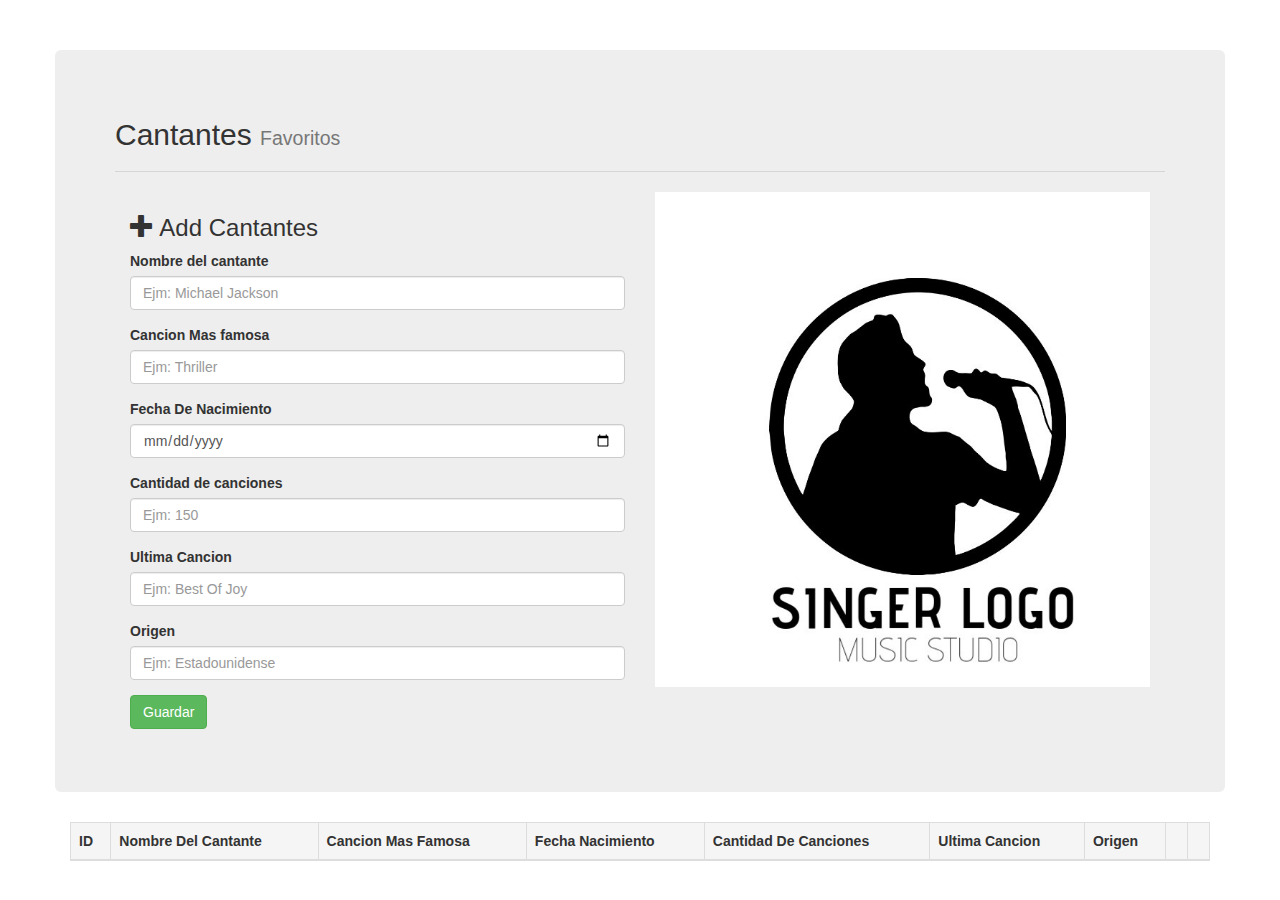
<file: Local/index.html>
<!DOCTYPE html>
<html lang="es">
<head>
  <meta charset="utf-8">
  <meta http-equiv="X-UA-Compatible" content="IE=edge">
  <meta name="viewport" content="width=device-width, initial-scale=1">
  <title>Crud con LocalStorage - Finca Berriondo</title>
  <link href="css/bootstrap.min.css" rel="stylesheet">
  
  <style>
    
    body{
      padding-top: 50px;
    }

  </style>

</head>
<body>

  <div class="container">

    <div class="jumbotron row">

      <h2>
        Cantantes
        <small>Favoritos</small>
      </h2>

      <hr>  

      <div class="col-md-6">
        <h3>
          <i class="glyphicon glyphicon-plus"></i>
          Add Cantantes
        </h3>

        <form method="POST">

          <div class="form-group">
            <label for="txtNombre">
              Nombre del cantante
            </label>
            <input class="form-control" type="text" id="txtNombre" name="txtNombre" placeholder="Ejm: Michael Jackson">
          </div>

          <div class="form-group">
            <label for="txtCorreo">
              Cancion Mas famosa 
            </label>
            <input class="form-control" type="text" id="txtCorreo" name="txtCorreo" placeholder="Ejm: Thriller">
          </div>

          <div class="form-group">
            <label for="txtFechaNacimiento">
              Fecha De Nacimiento
            </label>
            <input class="form-control" type="date" id="txtFechaNacimiento" name="txtFechaNacimiento" placeholder="Ejm: 05/07/1993">
          </div>

          <div class="form-group">
            <label for="txtCantidad">
              Cantidad de canciones
            </label>
            <input class="form-control" type="number" id="txtCantidad" name="txtCantidad" placeholder="Ejm: 150">
          </div>

          <div class="form-group">
            <label for="txtUltima">
              Ultima Cancion
            </label>
            <input class="form-control" type="text" id="txtUltima" name="txtUltima" placeholder="Ejm: Best Of Joy">
          </div>

          <div class="form-group">
            <label for="txtOrigen">
              Origen
            </label>
            <input class="form-control" type="text" id="txtOrigen" name="txtOrigen" placeholder="Ejm: Estadounidense">
          </div>

          <div class="form-group">
            <button id="btnGuardar" type="button" class="btn btn-success">Guardar</button>
          </div>

        </form>

      </div>

      <div class="col-md-6">
        
        <img src="img/LogoSinger.jpg" alt="Alumnos" style="width: 100%;">

      </div>

    </div>

    <div class="row">
      <div class="col-md-12">
        
        <table id="tblJornaleros" class="table table-hover table-bordered">
          
          <thead>
            <tr class="active">
              <th>ID</th>
              <th>Nombre Del Cantante</th>
              <th>Cancion Mas Famosa</th>
              <th>Fecha Nacimiento</th>
              <th>Cantidad De Canciones</th>
              <th>Ultima Cancion</th>
              <th>Origen</th>
              <th></th>
              <th></th>
            </tr>
          </thead>
          <tbody>
            
            

          </tbody>

        </table>


      </div>
    </div>


  </div>

  <script src="js/jquery.min.js"></script>
  <script src="js/bootstrap.min.js"></script>

  <script src="js/app.js"></script>

</body>
</html>
</file>
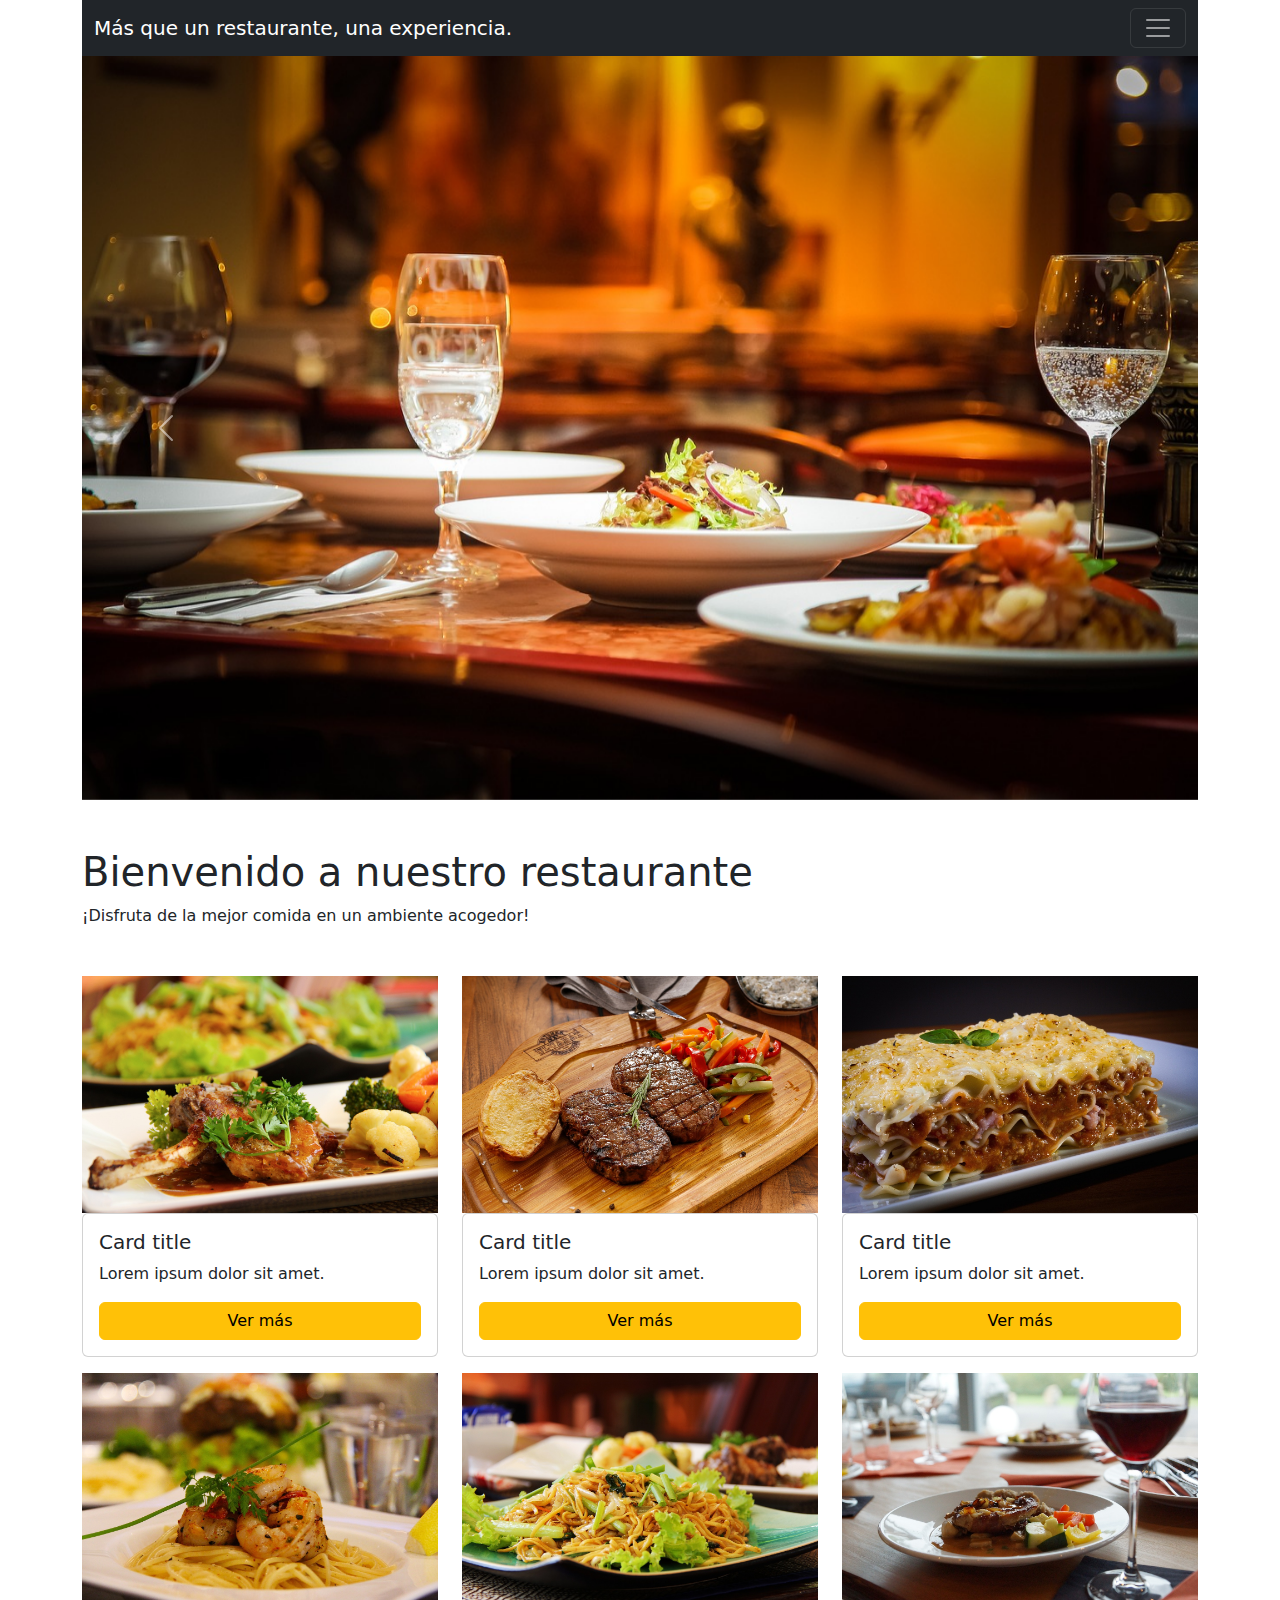
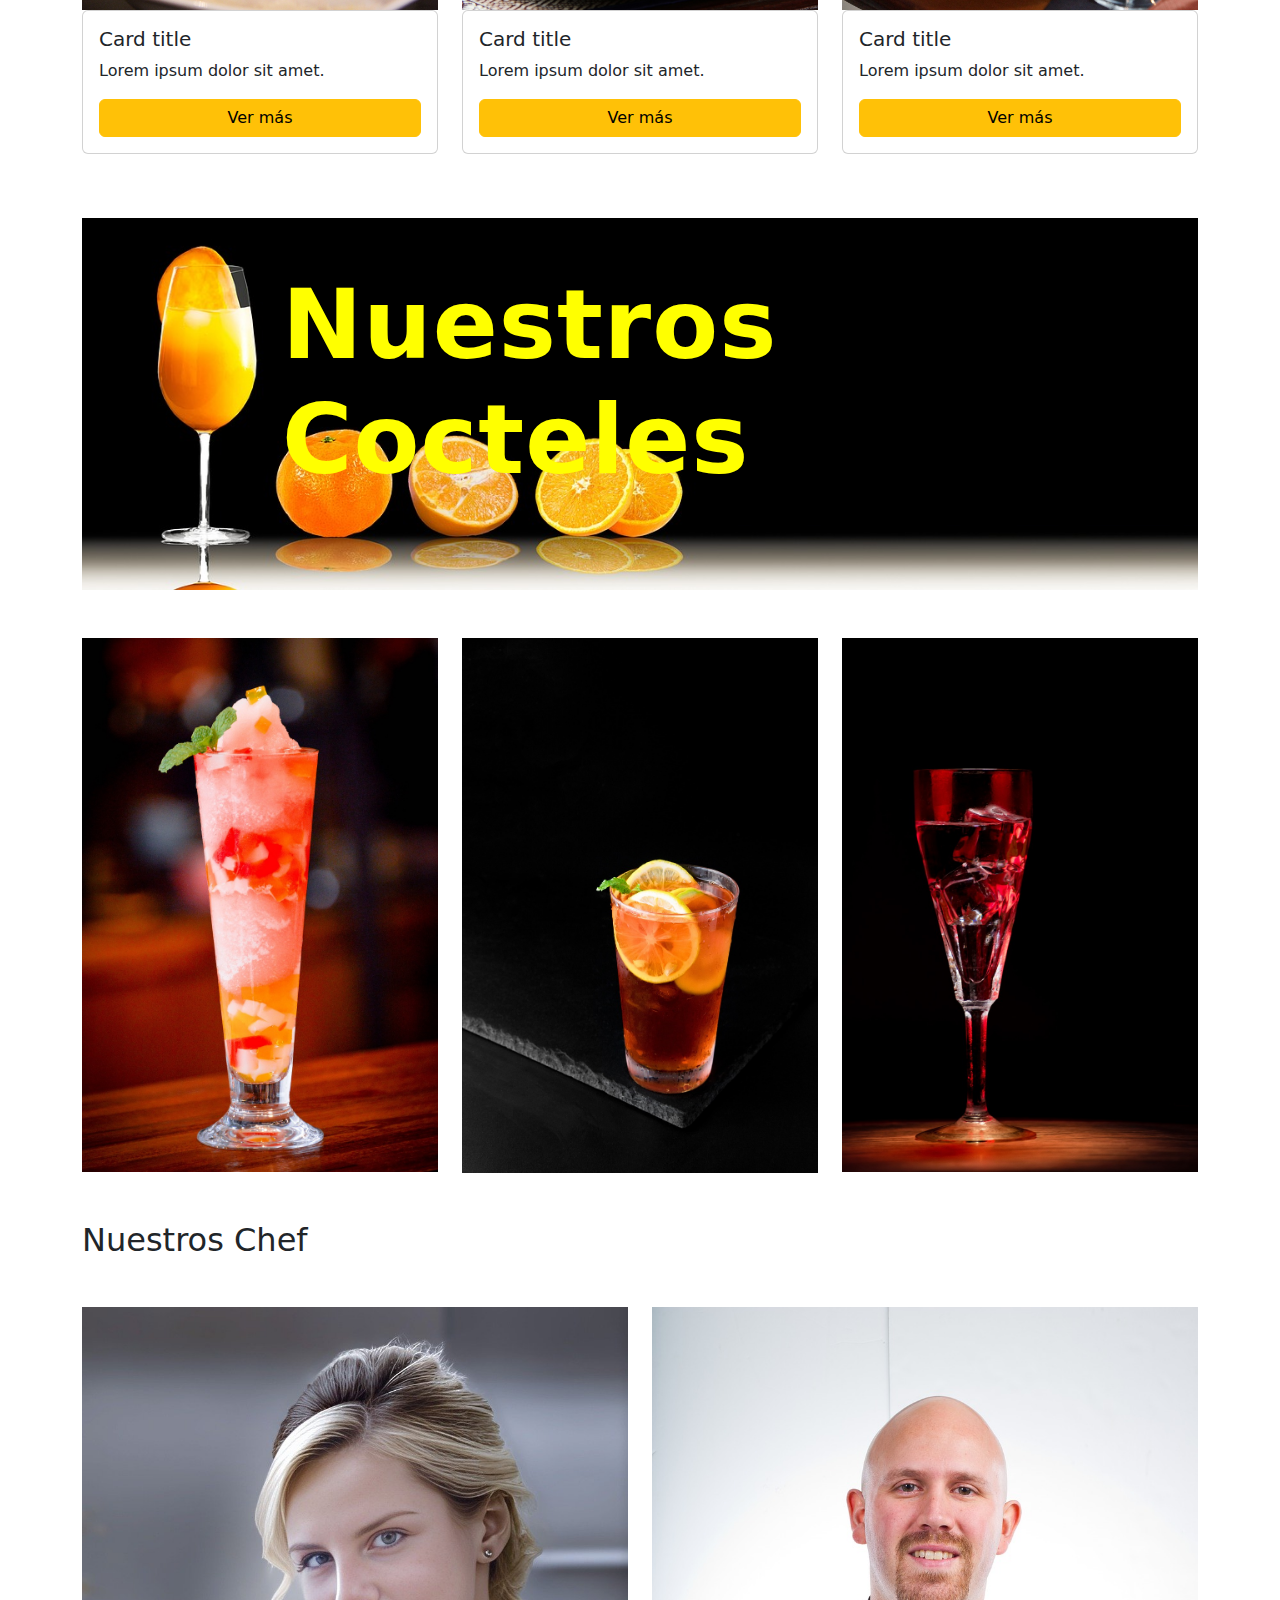
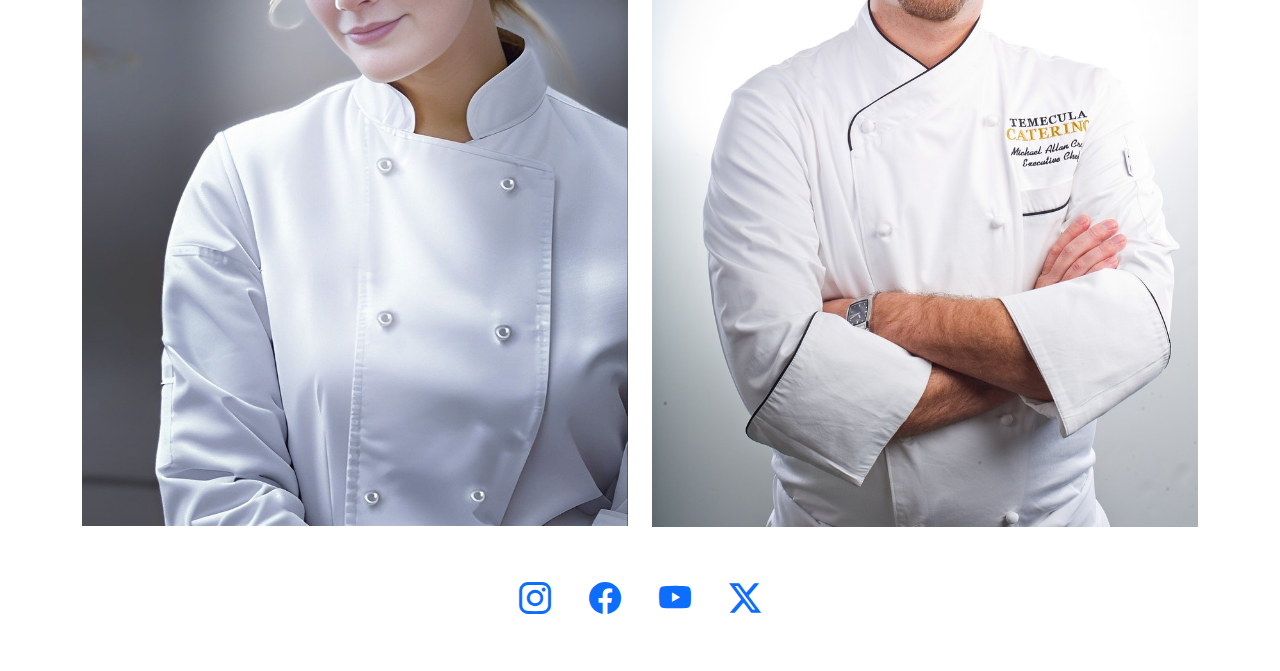
<file: P1/index.html>
<!doctype html>
<html lang="en">

<head>
    <meta charset="utf-8">
    <meta name="viewport" content="width=device-width, initial-scale=1">
    <title>Bootstrap</title>
    <link href="https://cdn.jsdelivr.net/npm/bootstrap@5.3.3/dist/css/bootstrap.min.css" rel="stylesheet"
        integrity="sha384-QWTKZyjpPEjISv5WaRU9OFeRpok6YctnYmDr5pNlyT2bRjXh0JMhjY6hW+ALEwIH" crossorigin="anonymous">
    <link rel="stylesheet" href="https://cdn.jsdelivr.net/npm/bootstrap-icons@1.11.3/font/bootstrap-icons.min.css">
    <link rel="stylesheet" href="./css/styles.css">
</head>

<body>
    <div class="container">
        <header>
            <nav class="navbar navbar-dark bg-dark">
                <div class="container-fluid">
                    <a class="navbar-brand" href="#">Más que un restaurante, una experiencia.</a>
                    <button class="navbar-toggler" type="button" data-bs-toggle="offcanvas"
                        data-bs-target="#offcanvasDarkNavbar" aria-controls="offcanvasDarkNavbar"
                        aria-label="Toggle navigation">
                        <span class="navbar-toggler-icon"></span>
                    </button>
                    <div class="offcanvas offcanvas-end text-bg-dark" tabindex="-1" id="offcanvasDarkNavbar"
                        aria-labelledby="offcanvasDarkNavbarLabel">
                        <div class="offcanvas-header">
                            <h5 class="offcanvas-title" id="offcanvasDarkNavbarLabel">Restaurante</h5>
                            <button type="button" class="btn-close btn-close-white" data-bs-dismiss="offcanvas"
                                aria-label="Close"></button>
                        </div>
                        <div class="offcanvas-body">
                            <ul class="navbar-nav justify-content-end flex-grow-1 pe-3">
                                <li class="nav-item">
                                    <a class="nav-link active" aria-current="page" href="#">Inicio</a>
                                </li>
                                <li class="nav-item">
                                    <a class="nav-link" href="#">Reservas</a>
                                </li>
                                <li class="nav-item dropdown">
                                    <a class="nav-link dropdown-toggle" href="#" role="button" data-bs-toggle="dropdown"
                                        aria-expanded="false">
                                        Menú
                                    </a>
                                    <ul class="dropdown-menu dropdown-menu-dark">
                                        <li><a class="dropdown-item" href="#">Entradas</a></li>
                                        <li><a class="dropdown-item" href="#">Platos principales</a></li>
                                        <li>
                                            <hr class="dropdown-divider">
                                        </li>
                                        <li><a class="dropdown-item" href="#">Postres</a></li>
                                        <li><a class="dropdown-item" href="#">Bebidas</a></li>
                                    </ul>
                                </li>
                            </ul>
                            <button id="dark-mode-toggle" class="btn btn-outline-light"><i
                                    class="bi bi-moon"></i></button>
                        </div>
                    </div>
                </div>
            </nav>
        </header>
        <section>
            <div id="carouselExampleFade" class="carousel slide carousel-fade" data-bs-ride="carousel">
                <div class="carousel-inner">
                    <div class="carousel-item active">
                        <img src="./img/banner1.jpg" class="d-block w-100" alt="Restaurante">
                    </div>
                    <div class="carousel-item">
                        <img src="./img/banner2.jpg" class="d-block w-100" alt="Restaurante">
                    </div>
                    <div class="carousel-item">
                        <img src="./img/banner3.jpg" class="d-block w-100" alt="Restaurante">
                    </div>
                </div>
                <button class="carousel-control-prev" type="button" data-bs-target="#carouselExampleFade"
                    data-bs-slide="prev">
                    <span class="carousel-control-prev-icon" aria-hidden="true"></span>
                    <span class="visually-hidden">Anterior</span>
                </button>
                <button class="carousel-control-next" type="button" data-bs-target="#carouselExampleFade"
                    data-bs-slide="next">
                    <span class="carousel-control-next-icon" aria-hidden="true"></span>
                    <span class="visually-hidden">Siguiente</span>
                </button>
            </div>
        </section>
        <section class="my-5 p-0">
            <h1>Bienvenido a nuestro restaurante</h1>
            <p>¡Disfruta de la mejor comida en un ambiente acogedor!</p>
        </section>
        <section class="container p-0">
            <div class="row">
                <div class="col-12 col-md-6 col-lg-4 mb-3">
                    <img src="./img/plato1.jpg" class="card-img-top" alt="Plato 1">
                    <div class="card card-body">
                        <h5 class="card-title">Card title</h5>
                        <p class="card-text">Lorem ipsum dolor sit amet.</p>
                        <a href="#" class="btn btn-warning d-block">Ver más</a>
                    </div>
                </div>
                <div class="col-12 col-md-6 col-lg-4 mb-3">
                    <img src="./img/plato2.jpg" class="card-img-top" alt="Plato 2">
                    <div class="card card-body">
                        <h5 class="card-title">Card title</h5>
                        <p class="card-text">Lorem ipsum dolor sit amet.</p>
                        <a href="#" class="btn btn-warning d-block">Ver más</a>
                    </div>
                </div>
                <div class="col-12 col-md-6 col-lg-4 mb-3">
                    <img src="./img/plato3.jpg" class="card-img-top" alt="Plato 3">
                    <div class="card card-body">
                        <h5 class="card-title">Card title</h5>
                        <p class="card-text">Lorem ipsum dolor sit amet.</p>
                        <a href="#" class="btn btn-warning d-block">Ver más</a>
                    </div>
                </div>
                <div class="col-12 col-md-6 col-lg-4 mb-3">
                    <img src="./img/plato4.jpg" class="card-img-top" alt="Plato 4">
                    <div class="card card-body">
                        <h5 class="card-title">Card title</h5>
                        <p class="card-text">Lorem ipsum dolor sit amet.</p>
                        <a href="#" class="btn btn-warning d-block">Ver más</a>
                    </div>
                </div>
                <div class="col-12 col-md-6 col-lg-4 mb-3">
                    <img src="./img/plato5.jpg" class="card-img-top" alt="Plato 5">
                    <div class="card card-body">
                        <h5 class="card-title">Card title</h5>
                        <p class="card-text">Lorem ipsum dolor sit amet.</p>
                        <a href="#" class="btn btn-warning d-block">Ver más</a>
                    </div>
                </div>
                <div class="col-12 col-md-6 col-lg-4 mb-3">
                    <img src="./img/plato6.jpg" class="card-img-top" alt="Plato 6">
                    <div class="card card-body">
                        <h5 class="card-title">Card title</h5>
                        <p class="card-text">Lorem ipsum dolor sit amet.</p>
                        <a href="#" class="btn btn-warning d-block">Ver más</a>
                    </div>
                </div>
            </div>
        </section>
        <section class="container my-5 p-0 cocteles">
            <h2 class="subtitulo">Nuestros Cocteles</h2>
            <img class="w-100" src="./img/cocteles.jpg" alt="Cocteles">
        </section>
        <section class="container p-0">
            <div class="row">
                <div class="col-12 col-md-6 col-lg-4">
                    <img class="w-100" src="./img/coctel1.jpg" alt="Cóctel">
                </div>
                <div class="col-12 col-md-6 col-lg-4">
                    <img class="w-100" src="./img/coctel2.jpg" alt="Cóctel">
                </div>
                <div class="col-12 col-md-6 col-lg-4">
                    <img class="w-100" src="./img/coctel3.jpg" alt="Cóctel">
                </div>    
            </div>
        </section>
        <section class="container my-5 p-0">
            <h2>Nuestros Chef</h2>
        </section>
        <section class="container p-0">
            <div class="row">
                <div class="col-12 col-md-6">
                    <img class="w-100" src="./img/chef1.jpg" alt="Chef">
                </div>
                <div class="col-12 col-md-6">
                    <img class="w-100" src="./img/chef2.jpg" alt="Chef">
                </div>
            </div>
        </section>
        <footer class="container my-5 p-0 d-flex justify-content-around w-25">
            <a href="#" target="_blank"><i style="font-size: 2rem" class="bi bi-instagram"></i></a>
            <a href="#" target="_blank"><i style="font-size: 2rem" class="bi bi-facebook"></i></a>
            <a href="#" target="_blank"><i style="font-size: 2rem" class="bi bi-youtube"></i></a>
            <a href="#" target="_blank"><i style="font-size: 2rem" class="bi bi-twitter-x"></i></a>
        </footer>
    </div>
    <script src="https://cdn.jsdelivr.net/npm/bootstrap@5.3.3/dist/js/bootstrap.bundle.min.js"
        integrity="sha384-YvpcrYf0tY3lHB60NNkmXc5s9fDVZLESaAA55NDzOxhy9GkcIdslK1eN7N6jIeHz"
        crossorigin="anonymous"></script> 
        <script src="./js/script.js"></script>
</body>

</html>
</file>
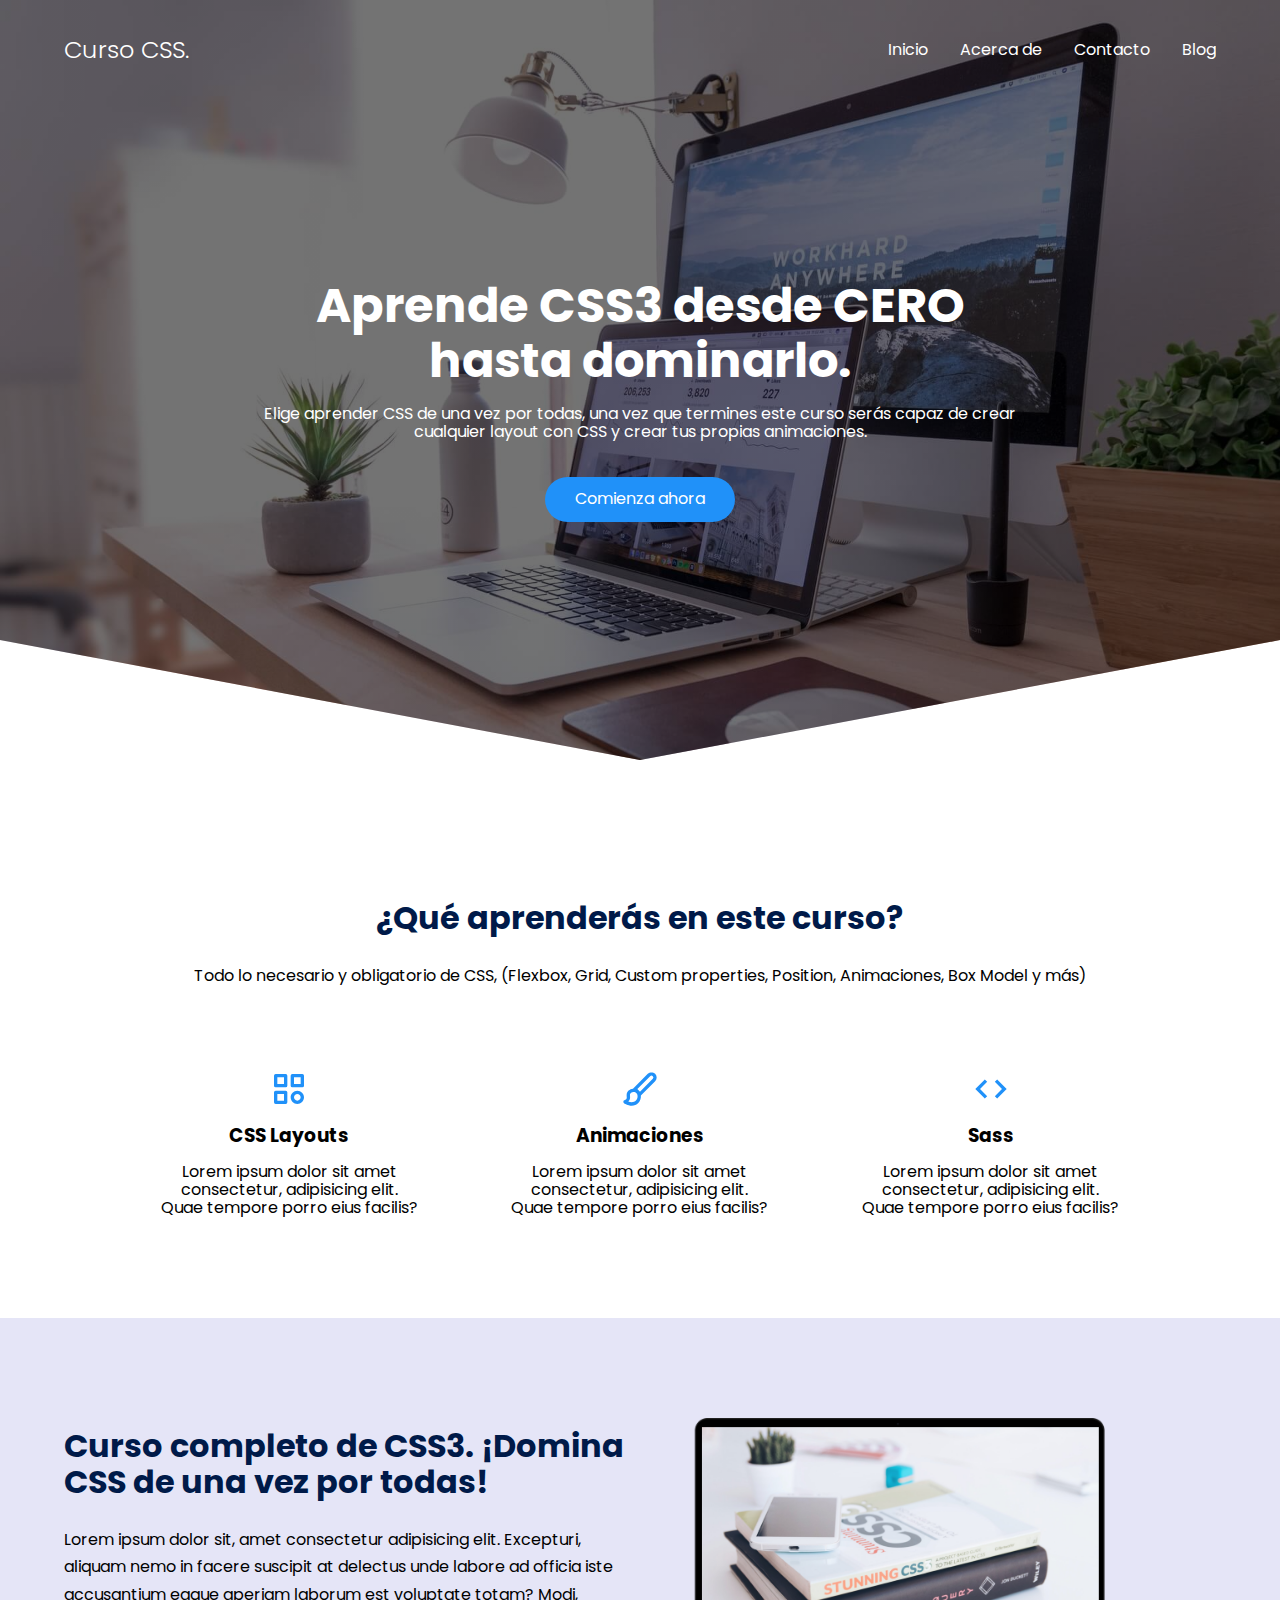
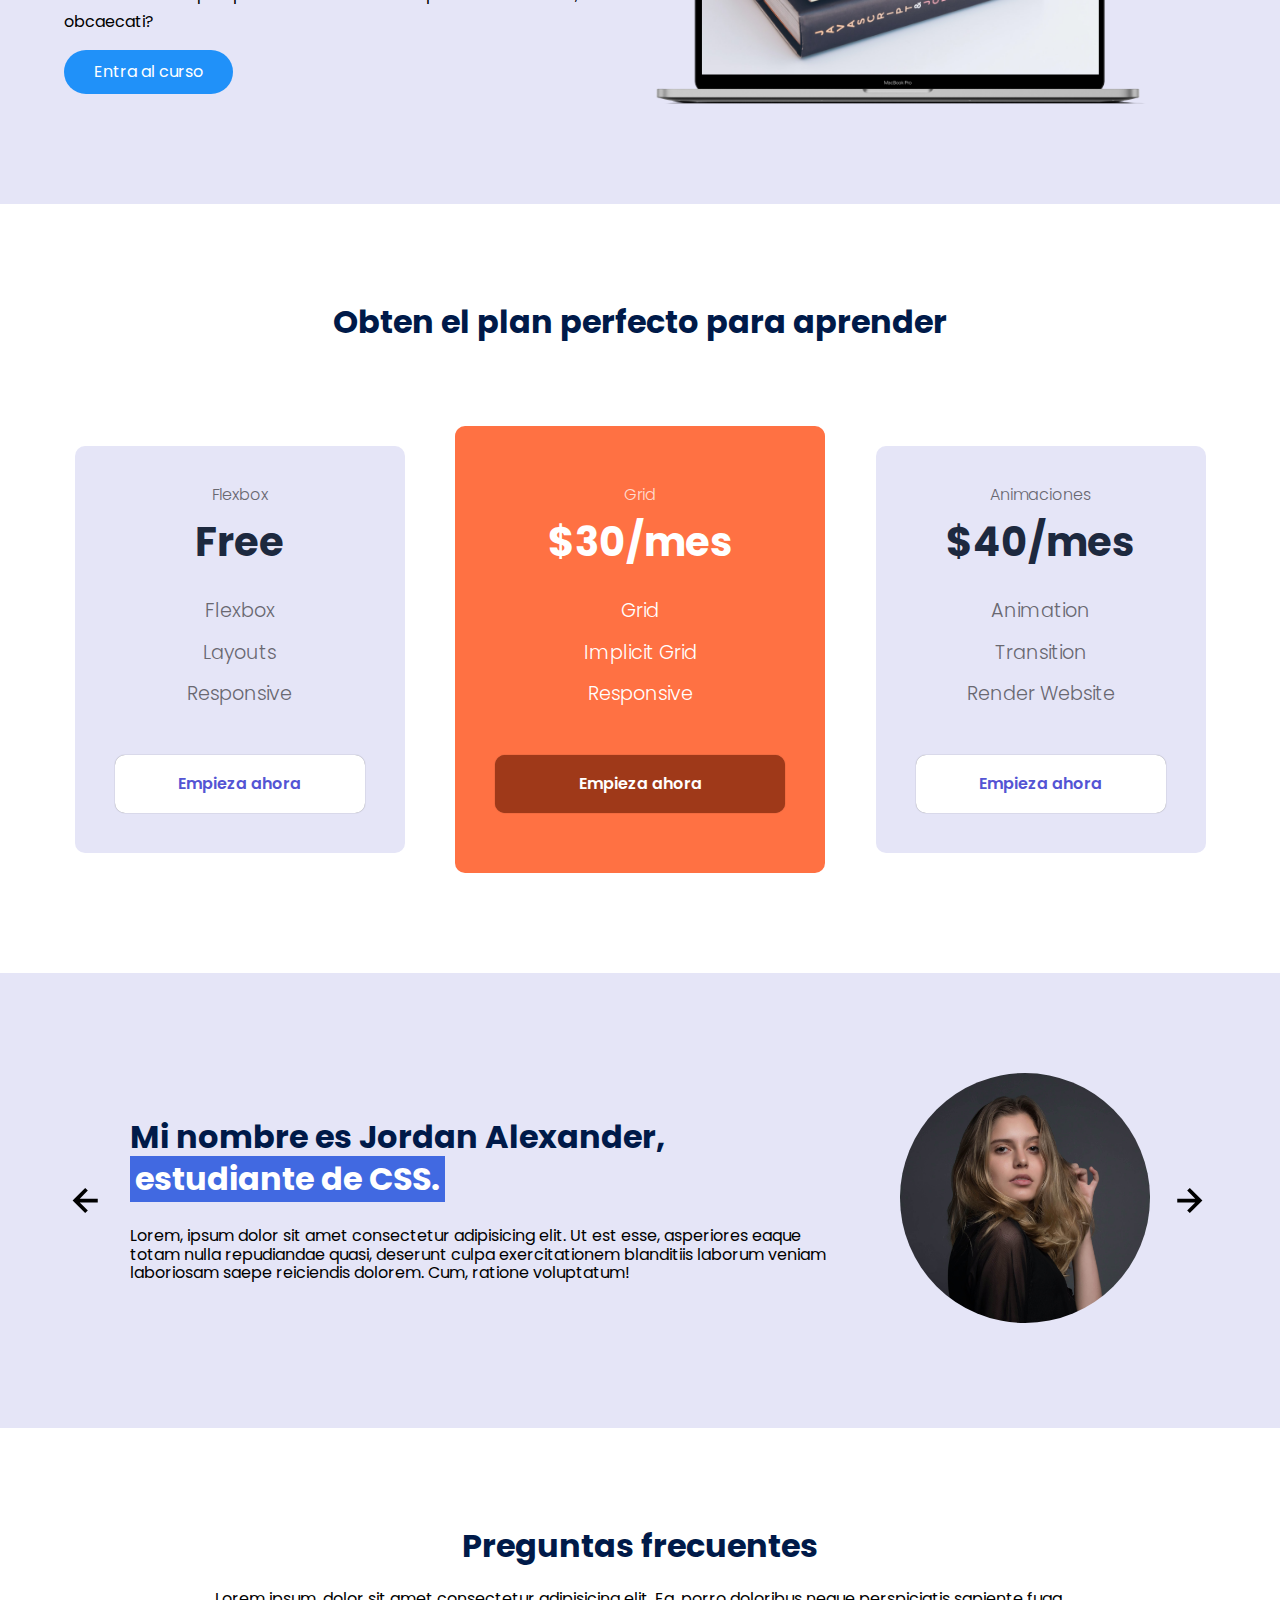
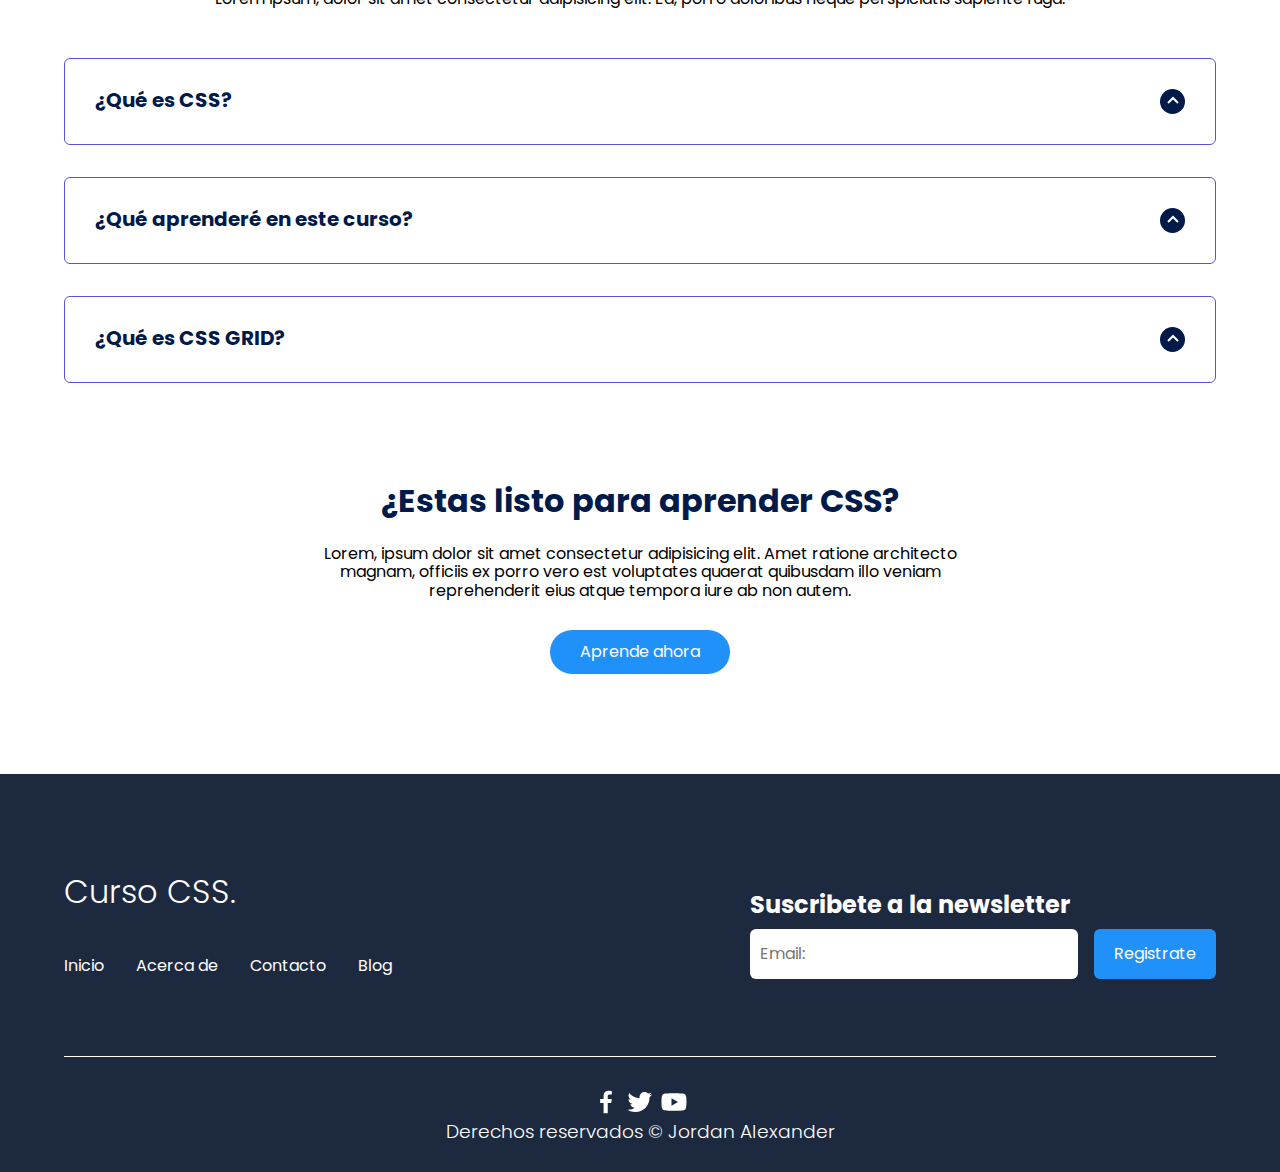
<file: P3/index.html>
<!DOCTYPE html>
<html lang="es">

<head>
    <meta charset="UTF-8">
    <meta http-equiv="X-UA-Compatible" content="IE=edge">
    <meta name="viewport" content="width=device-width, initial-scale=1.0">
    <title>MASTER EN CSS</title>
    <link rel="shortcut icon" href="./images/favicon.png" type="image/x-icon">
    <link rel="stylesheet" href="./css/normalize.css">
    <link rel="stylesheet" href="./css/estilos.css">

    <meta name="theme-color" content="#2091F9">

    <meta name="title" content="Aprende CSS desde cero">
    <meta name="description"
        content="Hola, soy una descripción que verás cuando busques algo de mi temática en Google.">


    <meta property="og:type" content="website">
    <meta property="og:url" content="https://alexcgdesign.github.io">
    <meta property="og:title" content="Aprende CSS desde cero">
    <meta property="og:description"
        content="Hola, soy una descripción que verás cuando busques algo de mi temática en Google.">
    <meta property="og:image" content="https://alexcgdesign.github.io/images/css.jpg">

    <meta property="twitter:card" content="summary_large_image">
    <meta property="twitter:url" content="https://www.jordanalex.com/">
    <meta property="twitter:title" content="Aprende CSS desde cero">
    <meta property="twitter:description"
        content="Hola, soy una descripción que verás cuando busques algo de mi temática en Google.">
    <meta property="twitter:image" content="https://alexcgdesign.github.io/images/css.jpg">
</head>

<body>

    <header class="hero">
        <nav class="nav container">
            <div class="nav__logo">
                <h2 class="nav__title">Curso CSS.</h2>
            </div>

            <ul class="nav__link nav__link--menu">
                <li class="nav__items">
                    <a href="#" class="nav__links">Inicio</a>
                </li>
                <li class="nav__items">
                    <a href="#" class="nav__links">Acerca de</a>
                </li>
                <li class="nav__items">
                    <a href="#" class="nav__links">Contacto</a>
                </li>
                <li class="nav__items">
                    <a href="#" class="nav__links">Blog</a>
                </li>

                <img src="./images/close.svg" class="nav__close">
            </ul>

            <div class="nav__menu">
                <img src="./images/menu.svg" class="nav__img">
            </div>
        </nav>

        <section class="hero__container container">
            <h1 class="hero__title">Aprende CSS3 desde CERO hasta dominarlo.</h1>
            <p class="hero__paragraph">Elige aprender CSS de una vez por todas, una vez que termines este curso serás
                capaz de crear cualquier layout con CSS y crear tus propias animaciones.</p>
            <a href="#" class="cta">Comienza ahora</a>
        </section>
    </header>

    <main>
        <section class="container about">
            <h2 class="subtitle">¿Qué aprenderás en este curso?</h2>
            <p class="about__paragraph">Todo lo necesario y obligatorio de CSS, (Flexbox, Grid, Custom properties,
                Position, Animaciones, Box Model y más)</p>

            <div class="about__main">
                <article class="about__icons">
                    <img src="./images/shapes.svg" class="about__icon">
                    <h3 class="about__title">CSS Layouts</h3>
                    <p class="about__paragrah">Lorem ipsum dolor sit amet consectetur, adipisicing elit. Quae tempore
                        porro eius facilis?</p>
                </article>

                <article class="about__icons">
                    <img src="./images/paint.svg" class="about__icon">
                    <h3 class="about__title">Animaciones</h3>
                    <p class="about__paragrah">Lorem ipsum dolor sit amet consectetur, adipisicing elit. Quae tempore
                        porro eius facilis?</p>
                </article>

                <article class="about__icons">
                    <img src="./images/code.svg" class="about__icon">
                    <h3 class="about__title">Sass</h3>
                    <p class="about__paragrah">Lorem ipsum dolor sit amet consectetur, adipisicing elit. Quae tempore
                        porro eius facilis?</p>
                </article>
            </div>
        </section>

        <section class="knowledge">
            <div class="knowledge__container container">
                <div class="knowledege__texts">
                    <h2 class="subtitle">Curso completo de CSS3. ¡Domina CSS de una vez por todas!</h2>
                    <p class="knowledge__paragraph">Lorem ipsum dolor sit, amet consectetur adipisicing elit. Excepturi,
                        aliquam nemo in facere suscipit at delectus unde labore ad officia iste accusantium eaque
                        aperiam laborum est voluptate totam? Modi, obcaecati?</p>
                    <a href="#" class="cta">Entra al curso</a>
                </div>

                <figure class="knowledge__picture">
                    <img src="./images/macbook.png" class="knowledge__img">
                </figure>
            </div>
        </section>

        <section class="price container">
            <h2 class="subtitle">Obten el plan perfecto para aprender</h2>

            <div class="price__table">
                <div class="price__element">
                    <p class="price__name">Flexbox</p>
                    <h3 class="price__price">Free</h3>

                    <div class="price__items">
                        <p class="price__features">Flexbox</p>
                        <p class="price__features">Layouts</p>
                        <p class="price__features">Responsive</p>
                    </div>

                    <a href="#" class="price__cta">Empieza ahora</a>
                </div>


                <div class="price__element price__element--best">
                    <p class="price__name">Grid</p>
                    <h3 class="price__price">$30/mes</h3>

                    <div class="price__items">
                        <p class="price__features">Grid</p>
                        <p class="price__features">Implicit Grid</p>
                        <p class="price__features">Responsive</p>
                    </div>

                    <a href="#" class="price__cta">Empieza ahora</a>
                </div>


                <div class="price__element">
                    <p class="price__name">Animaciones</p>
                    <h3 class="price__price">$40/mes</h3>

                    <div class="price__items">
                        <p class="price__features">Animation</p>
                        <p class="price__features">Transition</p>
                        <p class="price__features">Render Website</p>
                    </div>

                    <a href="#" class="price__cta">Empieza ahora</a>
                </div>


            </div>
        </section>

        <section class="testimony">
            <div class="testimony__container container">
                <img src="./images/leftarrow.svg" class="testimony__arrow" id="before">

                <section class="testimony__body testimony__body--show" data-id="1">
                    <div class="testimony__texts">
                        <h2 class="subtitle">Mi nombre es Jordan Alexander, <span class="testimony__course">estudiante
                                de CSS.</span></h2>
                        <p class="testimony__review">Lorem, ipsum dolor sit amet consectetur adipisicing elit. Ut est
                            esse, asperiores eaque totam nulla repudiandae quasi, deserunt culpa exercitationem
                            blanditiis laborum veniam laboriosam saepe reiciendis dolorem. Cum, ratione voluptatum!</p>
                    </div>

                    <figure class="testimony__picture">
                        <img src="./images/face.jpg" class="testimony__img">
                    </figure>
                </section>

                <section class="testimony__body" data-id="2">
                    <div class="testimony__texts">
                        <h2 class="subtitle">Mi nombre es Alejandra Perez, <span class="testimony__course">estudiante de
                                CSS.</span></h2>
                        <p class="testimony__review">Lorem, ipsum dolor sit amet consectetur adipisicing elit. Ut est
                            esse, asperiores eaque laborum veniam laboriosam saepe reiciendis dolorem. Cum, ratione
                            voluptatum!</p>
                    </div>

                    <figure class="testimony__picture">
                        <img src="./images/face2.jpg" class="testimony__img">
                    </figure>
                </section>

                <section class="testimony__body" data-id="3">
                    <div class="testimony__texts">
                        <h2 class="subtitle">Mi nombre es Karen Arteaga, <span class="testimony__course">estudiante de
                                CSS.</span></h2>
                        <p class="testimony__review">Lorem, ipsum dolor sit amet consectetur adipisicing elit. Ut est
                            esse, niam laboriosam saepe reiciendis dolorem. Cum, ratione voluptatum!</p>
                    </div>

                    <figure class="testimony__picture">
                        <img src="./images/face3.jpg" class="testimony__img">
                    </figure>
                </section>

                <section class="testimony__body" data-id="4">
                    <div class="testimony__texts">
                        <h2 class="subtitle">Mi nombre es Kevin Ramirez, <span class="testimony__course">estudiante de
                                CSS.</span></h2>
                        <p class="testimony__review">Lorem, ipsum dolor sit amet consectetur adipisicing elit. Ut est
                            esse, niam laboriosam saepe reiciendis dolorem. Cum, ratione voluptatum!</p>
                    </div>

                    <figure class="testimony__picture">
                        <img src="./images/face4.jpg" class="testimony__img">
                    </figure>
                </section>


                <img src="./images/rightarrow.svg" class="testimony__arrow" id="next">
            </div>
        </section>

        <section class="questions container">
            <h2 class="subtitle">Preguntas frecuentes</h2>
            <p class="questions__paragraph">Lorem ipsum, dolor sit amet consectetur adipisicing elit. Ea, porro
                doloribus neque perspiciatis sapiente fuga.</p>

            <section class="questions__container">
                <article class="questions__padding">
                    <div class="questions__answer">
                        <h3 class="questions__title">¿Qué es CSS?
                            <span class="questions__arrow">
                                <img src="./images/arrow.svg" class="questions__img">
                            </span>
                        </h3>

                        <p class="questions__show">Lorem ipsum, dolor sit amet consectetur adipisicing elit. Quos
                            facere, quidem eum id excepturi assumenda explicabo nam accusamus veritatis voluptates
                            eveniet adipisci, dicta nihil nemo modi possimus officiis quam atque? Lorem ipsum, dolor sit
                            amet consectetur adipisicing elit. Quos facere, quidem eum id excepturi assumenda explicabo
                            nam accusamus veritatis voluptates eveniet adipisci, dicta nihil nemo modi possimus officiis
                            quam atque?</p>
                    </div>
                </article>

                <article class="questions__padding">
                    <div class="questions__answer">
                        <h3 class="questions__title">¿Qué aprenderé en este curso?
                            <span class="questions__arrow">
                                <img src="./images/arrow.svg" class="questions__img">
                            </span>
                        </h3>

                        <p class="questions__show">Lorem ipsum, dolor sit amet consectetur adipisicing elit. Quos
                            facere, quidem eum id excepturi assumenda explicabo nam accusamus veritatis voluptates
                            eveniet adipisci, dicta nihil nemo modi possimus officiis quam atque? Lorem ipsum, dolor sit
                            amet consectetur adipisicing elit. Quos facere, quidem eum id excepturi assumenda explicabo
                            nam accusamus veritatis voluptates eveniet adipisci, dicta nihil nemo modi possimus officiis
                            quam atque?</p>
                    </div>
                </article>

                <article class="questions__padding">
                    <div class="questions__answer">
                        <h3 class="questions__title">¿Qué es CSS GRID?
                            <span class="questions__arrow">
                                <img src="./images/arrow.svg" class="questions__img">
                            </span>
                        </h3>

                        <p class="questions__show">Lorem ipsum, dolor sit amet consectetur adipisicing elit. Quos
                            facere, quidem eum id excepturi assumenda explicabo nam accusamus veritatis voluptates
                            eveniet adipisci, dicta nihil nemo modi possimus officiis quam atque? Lorem ipsum, dolor sit
                            amet consectetur adipisicing elit. Quos facere, quidem eum id excepturi assumenda explicabo
                            nam accusamus veritatis voluptates eveniet adipisci, dicta nihil nemo modi possimus officiis
                            quam atque?</p>
                    </div>
                </article>
            </section>

            <section class="questions__offer">
                <h2 class="subtitle">¿Estas listo para aprender CSS?</h2>
                <p class="questions__copy">Lorem, ipsum dolor sit amet consectetur adipisicing elit. Amet ratione
                    architecto magnam, officiis ex porro vero est voluptates quaerat quibusdam illo veniam reprehenderit
                    eius atque tempora iure ab non autem.</p>
                <a href="#" class="cta">Aprende ahora</a>
            </section>
        </section>
    </main>

    <footer class="footer">
        <section class="footer__container container">
            <nav class="nav nav--footer">
                <h2 class="footer__title">Curso CSS.</h2>

                <ul class="nav__link nav__link--footer">
                    <li class="nav__items">
                        <a href="#" class="nav__links">Inicio</a>
                    </li>
                    <li class="nav__items">
                        <a href="#" class="nav__links">Acerca de</a>
                    </li>
                    <li class="nav__items">
                        <a href="#" class="nav__links">Contacto</a>
                    </li>
                    <li class="nav__items">
                        <a href="#" class="nav__links">Blog</a>
                    </li>
                </ul>
            </nav>

            <form class="footer__form" action="https://formspree.io/f/mknkkrkj" method="POST">
                <h2 class="footer__newsletter">Suscribete a la newsletter</h2>
                <div class="footer__inputs">
                    <input type="email" placeholder="Email:" class="footer__input" name="_replyto">
                    <input type="submit" value="Registrate" class="footer__submit">
                </div>
            </form>
        </section>

        <section class="footer__copy container">
            <div class="footer__social">
                <a href="#" class="footer__icons"><img src="./images/facebook.svg" class="footer__img"></a>
                <a href="#" class="footer__icons"><img src="./images/twitter.svg" class="footer__img"></a>
                <a href="#" class="footer__icons"><img src="./images/youtube.svg" class="footer__img"></a>
            </div>

            <h3 class="footer__copyright">Derechos reservados &copy; Jordan Alexander</h3>
        </section>
    </footer>

    <script src="./js/slider.js"></script>
    <script src="./js/questions.js"></script>
    <script src="./js/menu.js"></script>
</body>

</html>
</file>
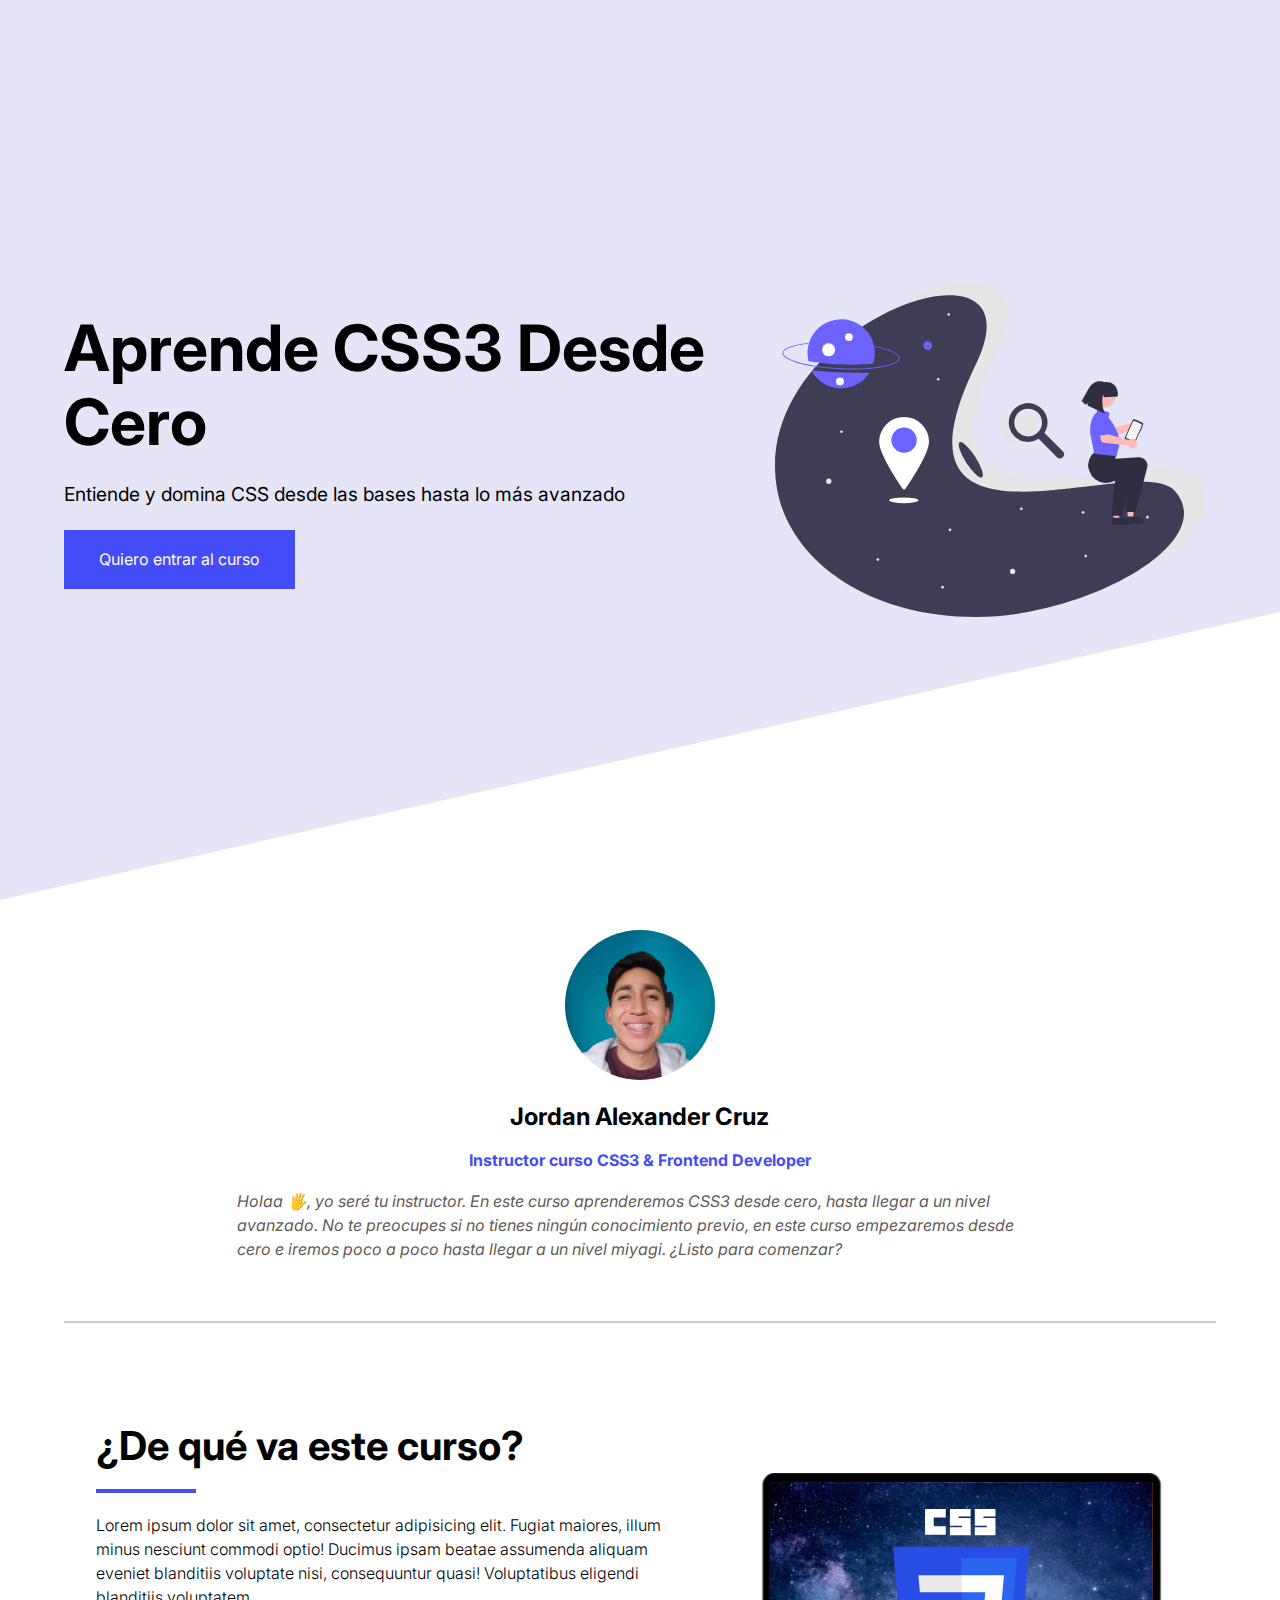
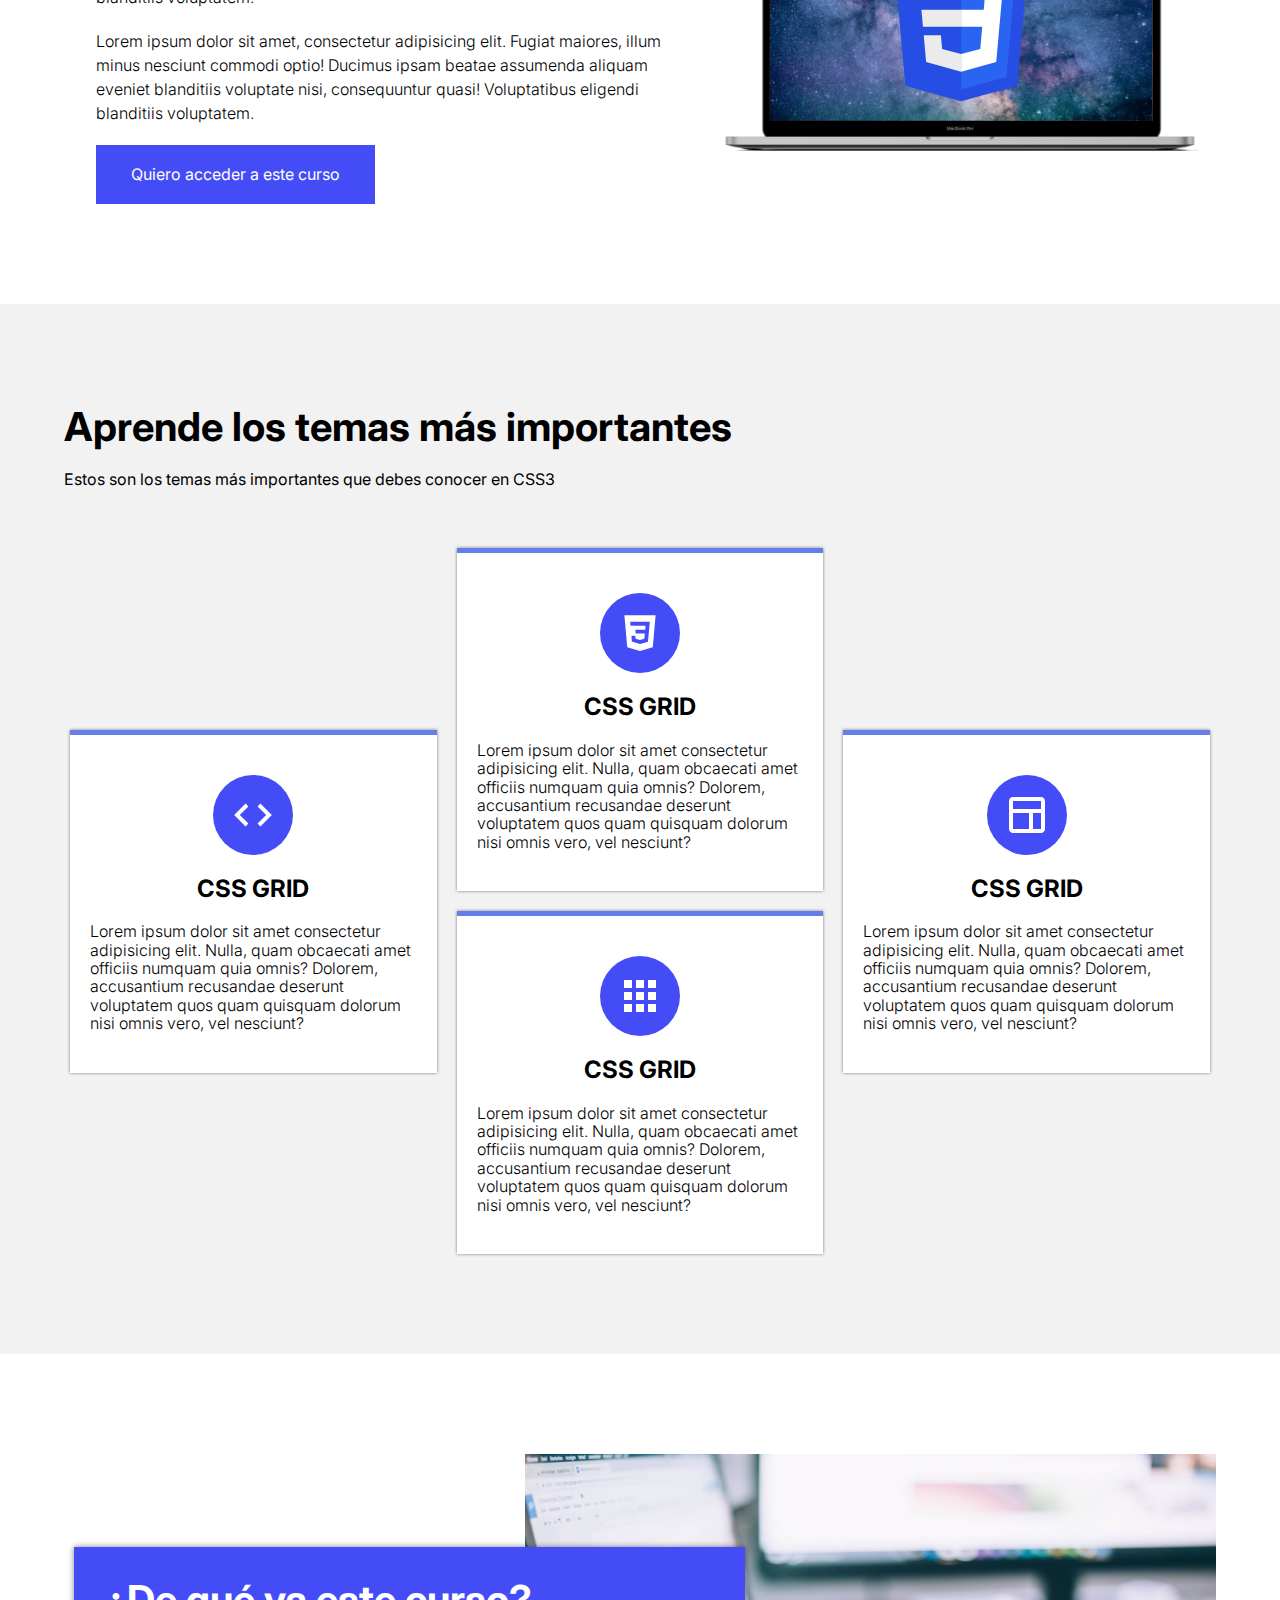
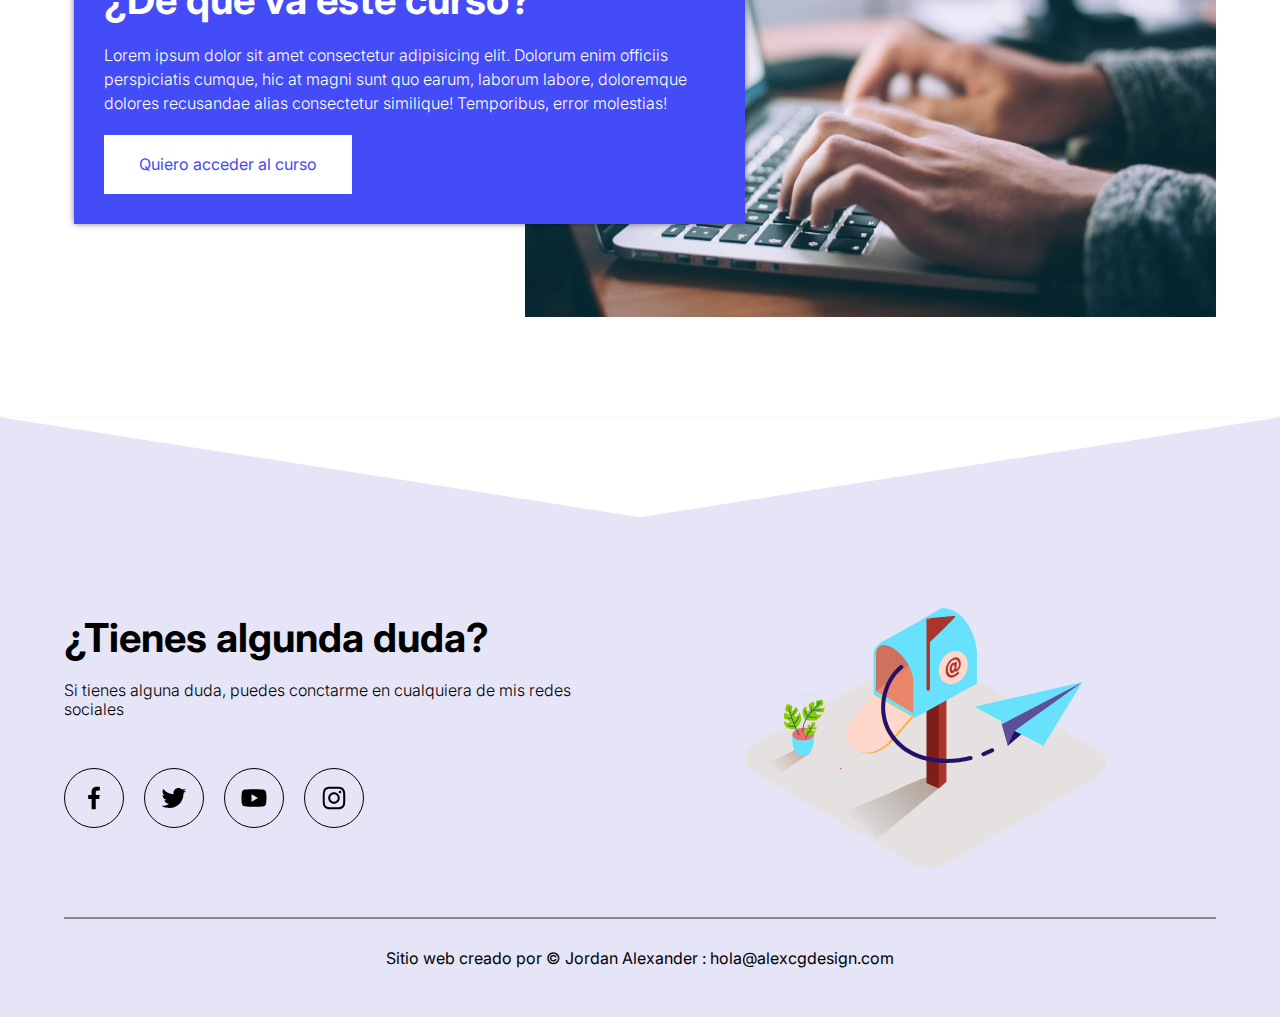
<file: P4/index.html>
<!DOCTYPE html>
<html lang="es">
<head>
    <meta charset="UTF-8">
    <meta name="viewport" content="width=device-width, initial-scale=1.0">
    <title>Curso CSS3 Desde Cero</title>
    <link rel="shortcut icon" href="assets/fav.png" type="image/x-icon">
    <link rel="stylesheet" href="css/normalize.css">
    <link rel="stylesheet" href="css/style.css">
</head>
<body>
    
    <header class="hero">

        <div class="hero__container container">

            <div class="hero__texts">
                <h1 class="hero__title">Aprende CSS3 Desde Cero</h1>
                <p class="hero__copy">Entiende y domina CSS desde las bases hasta lo más avanzado</p>
                <a href="#" class="hero__cta">Quiero entrar al curso</a>    
            </div>

            <img src="assets/girl-illustration.svg" class="hero__img">

        </div>


    </header>

    <main class="main">

        <section class="instructor container">

            <div class="instructor__container">
                <img src="assets/Jordan.jpeg" class="instructor__img">
                <h2 class="instructor__name">Jordan Alexander Cruz</h2>
                <p class="instructor__tag">Instructor curso CSS3 & Frontend Developer</p>
                <p class="instructor__paragraph">Holaa 🖐, yo seré tu instructor. En este curso aprenderemos CSS3 desde cero, hasta llegar a un nivel avanzado. No te preocupes si no tienes ningún conocimiento previo, en este curso empezaremos desde cero e iremos poco a poco hasta llegar a un nivel miyagi. ¿Listo para comenzar?</p>
            </div>

        </section>

        <section class="about container">

            <div class="about__course">
                <h2 class="title title--border">¿De qué va este curso?</h2>

                <p class="about__paragraph">Lorem ipsum dolor sit amet, consectetur adipisicing elit. Fugiat maiores, illum minus nesciunt commodi optio! Ducimus ipsam beatae assumenda aliquam eveniet blanditiis voluptate nisi, consequuntur quasi! Voluptatibus eligendi blanditiis voluptatem.</p>

                <p class="about__paragraph">Lorem ipsum dolor sit amet, consectetur adipisicing elit. Fugiat maiores, illum minus nesciunt commodi optio! Ducimus ipsam beatae assumenda aliquam eveniet blanditiis voluptate nisi, consequuntur quasi! Voluptatibus eligendi blanditiis voluptatem.</p>

                <a href="#" class="cta">Quiero acceder a este curso</a>
            </div>

            <figure class="about__picture">
                <img src="assets/mockup.svg" class="about__img">
            </figure>

        </section>

        <section class="card">
            <div class="container">

                <h2 class="title">Aprende los temas más importantes</h2>
                <p class="card__copy">Estos son los temas más importantes que debes conocer en CSS3</p>

                <div class="card__container">

                    <div class="card__item">
                        <figure class="card__img">
                            <img src="assets/bxs-grid.svg" class="card__picture">
                        </figure>
                        <h3 class="card__title">CSS GRID</h3>
                        <p class="card__paragraph">Lorem ipsum dolor sit amet consectetur adipisicing elit. Nulla, quam obcaecati amet officiis numquam quia omnis? Dolorem, accusantium recusandae deserunt voluptatem quos quam quisquam dolorum nisi omnis vero, vel nesciunt?</p>
                    </div>

                    <div class="card__item">
                        <figure class="card__img">
                            <img src="assets/bx-layout.svg" class="card__picture">
                        </figure>
                        <h3 class="card__title">CSS GRID</h3>
                        <p class="card__paragraph">Lorem ipsum dolor sit amet consectetur adipisicing elit. Nulla, quam obcaecati amet officiis numquam quia omnis? Dolorem, accusantium recusandae deserunt voluptatem quos quam quisquam dolorum nisi omnis vero, vel nesciunt?</p>
                    </div>

                    <div class="card__item">
                        <figure class="card__img">
                            <img src="assets/bx-code.svg" class="card__picture">
                        </figure>
                        <h3 class="card__title">CSS GRID</h3>
                        <p class="card__paragraph">Lorem ipsum dolor sit amet consectetur adipisicing elit. Nulla, quam obcaecati amet officiis numquam quia omnis? Dolorem, accusantium recusandae deserunt voluptatem quos quam quisquam dolorum nisi omnis vero, vel nesciunt?</p>
                    </div>
                    
                    <div class="card__item">
                        <figure class="card__img">
                            <img src="assets/bxl-css3.svg" class="card__picture">
                        </figure>
                        <h3 class="card__title">CSS GRID</h3>
                        <p class="card__paragraph">Lorem ipsum dolor sit amet consectetur adipisicing elit. Nulla, quam obcaecati amet officiis numquam quia omnis? Dolorem, accusantium recusandae deserunt voluptatem quos quam quisquam dolorum nisi omnis vero, vel nesciunt?</p>
                    </div>

                </div>
            </div>
        </section>

        <section class="course container">

            <figure class="course__picture">
                <img src="assets/web1.jpg" class="course__img">
            </figure>

            <div class="course__about">
                <h2 class="title">¿De qué va este curso?</h2>
                <p class="about__paragraph">Lorem ipsum dolor sit amet consectetur adipisicing elit. Dolorum enim officiis perspiciatis cumque, hic at magni sunt quo earum, laborum labore, doloremque dolores recusandae alias consectetur similique! Temporibus, error molestias!</p>
                <a href="#" class="cta">Quiero acceder al curso</a>
            </div>
        </section>
    </main>

    <footer class="footer">
        <div class="footer__container container">

            <div class="footer__contact">
                <div class="footer__texts">
                    <h2 class="title">¿Tienes algunda duda?</h2>
                    <p class="footer__copy">Si tienes alguna duda, puedes conctarme en cualquiera de mis redes sociales</p>

                    <div class="footer__social">
                        <a href="#" class="footer__link">
                           <img src="assets/bxl-facebook.svg" class="footer__icon">
                        </a>
                        <a href="#" class="footer__link">
                           <img src="assets/bxl-twitter.svg" class="footer__icon">
                        </a>
                        <a href="#" class="footer__link">
                           <img src="assets/bxl-youtube.svg" class="footer__icon">
                        </a>
                        <a href="#" class="footer__link">
                           <img src="assets/bxl-instagram.svg" class="footer__icon">
                        </a>
                    </div>
                </div>

                <figure class="footer__picture">
                    <img src="assets/message-ilustration.svg" class="footer__img">
                </figure>
            </div>

            <p class="footer__copyright">
                Sitio web creado por &copy; Jordan Alexander :
            </p>

        </div>
    </footer>

</body>
</html>
</file>
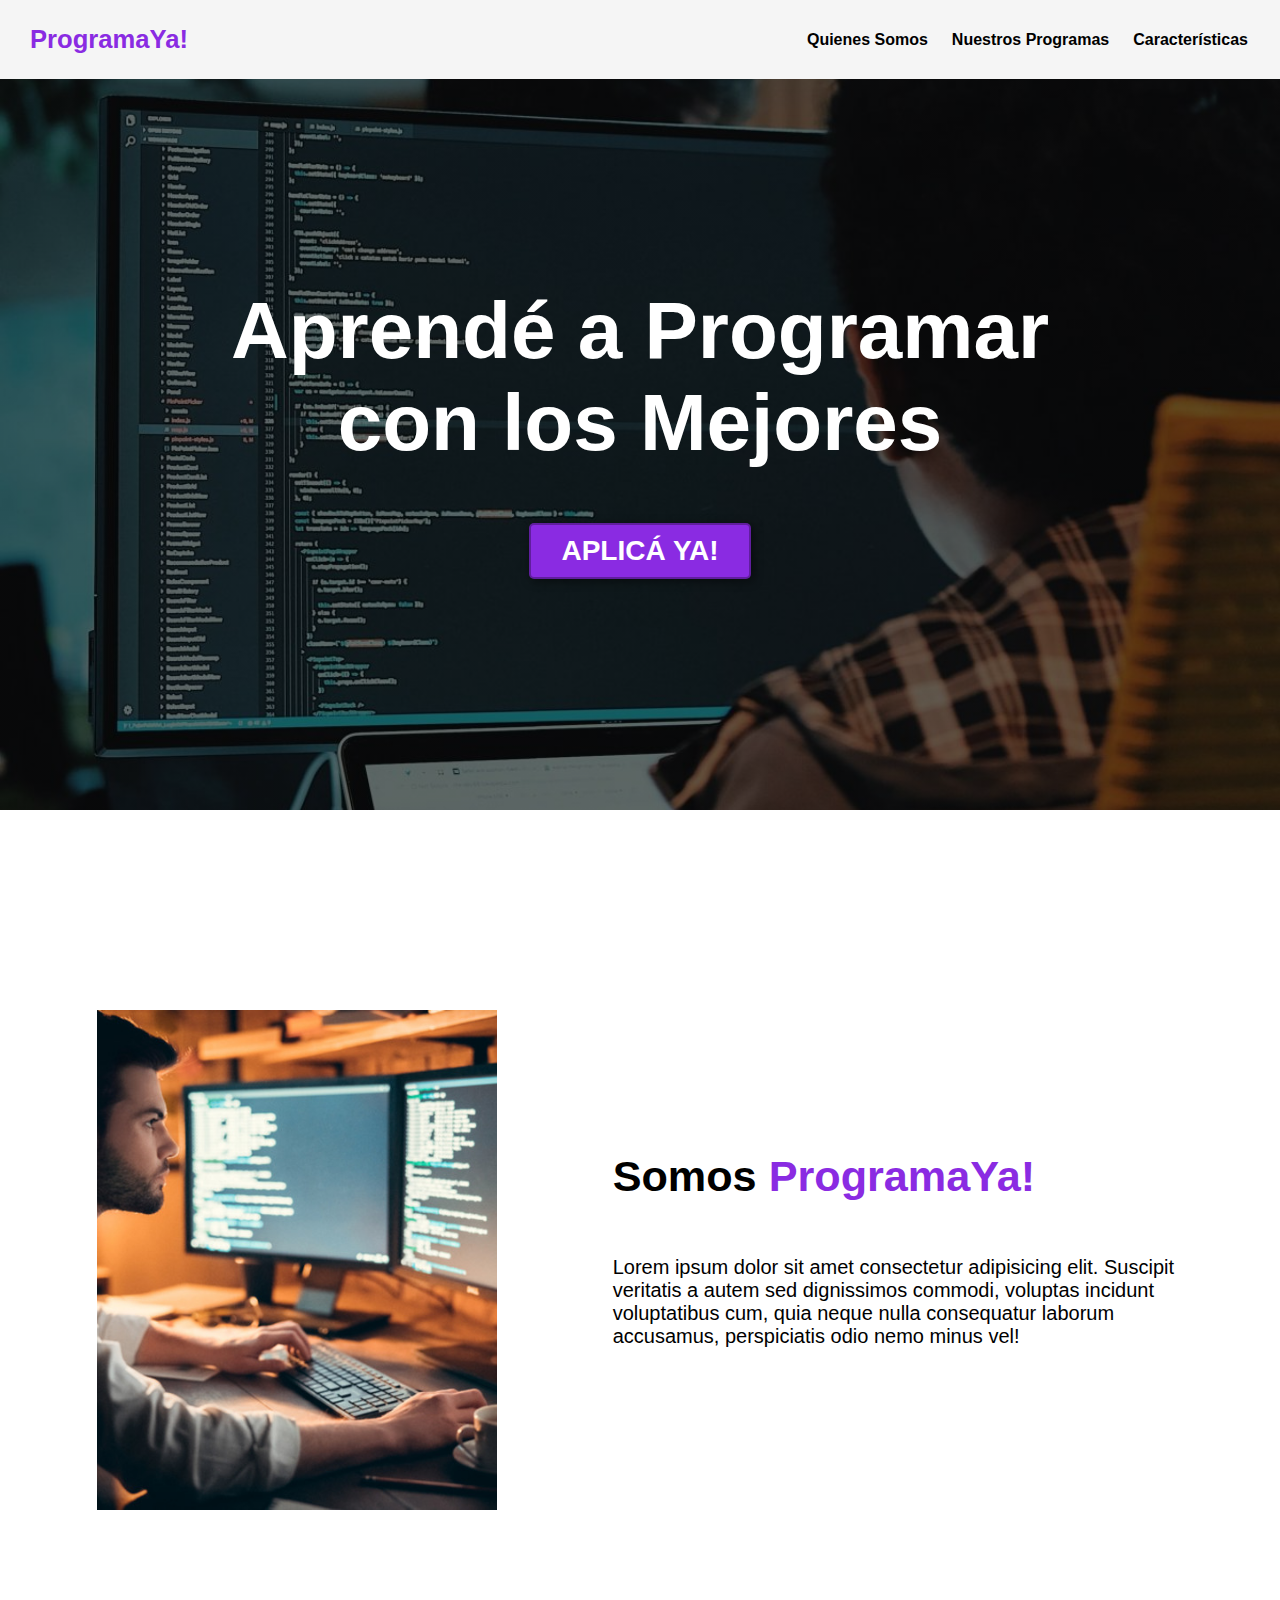
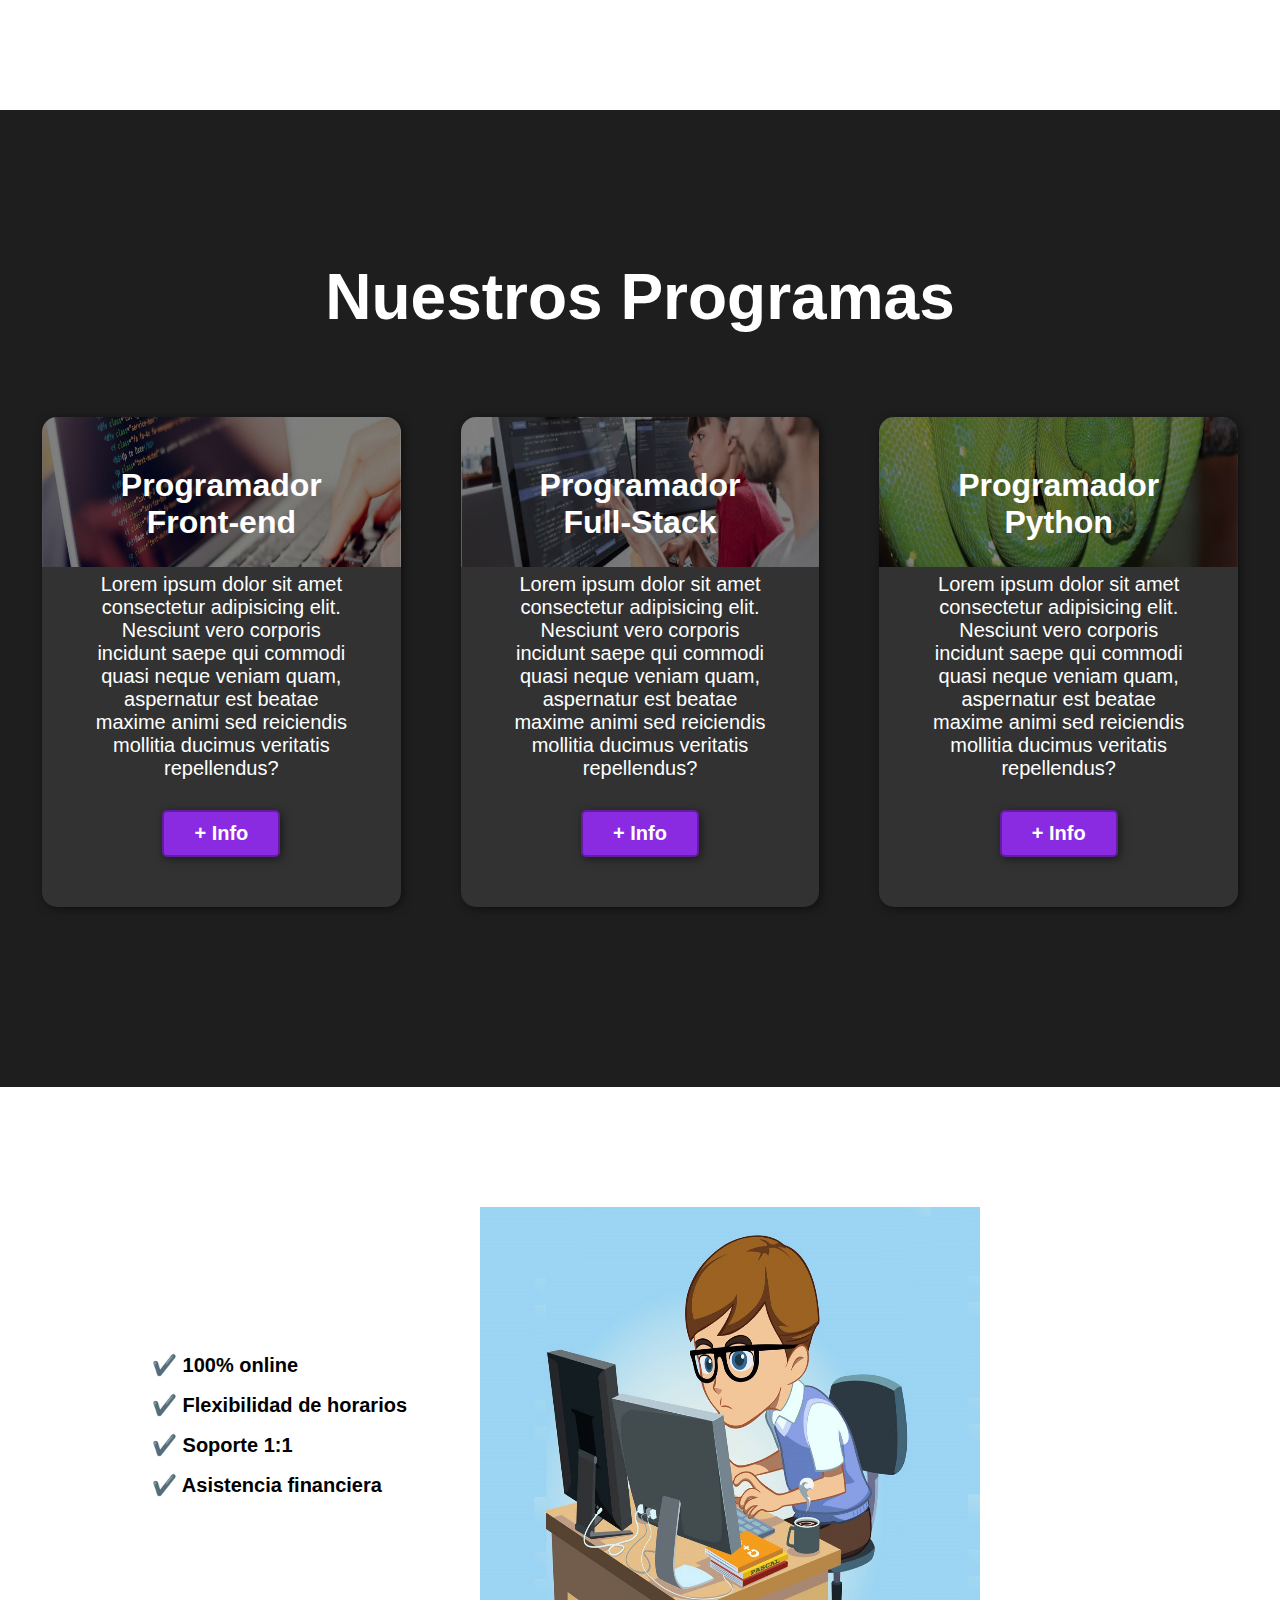
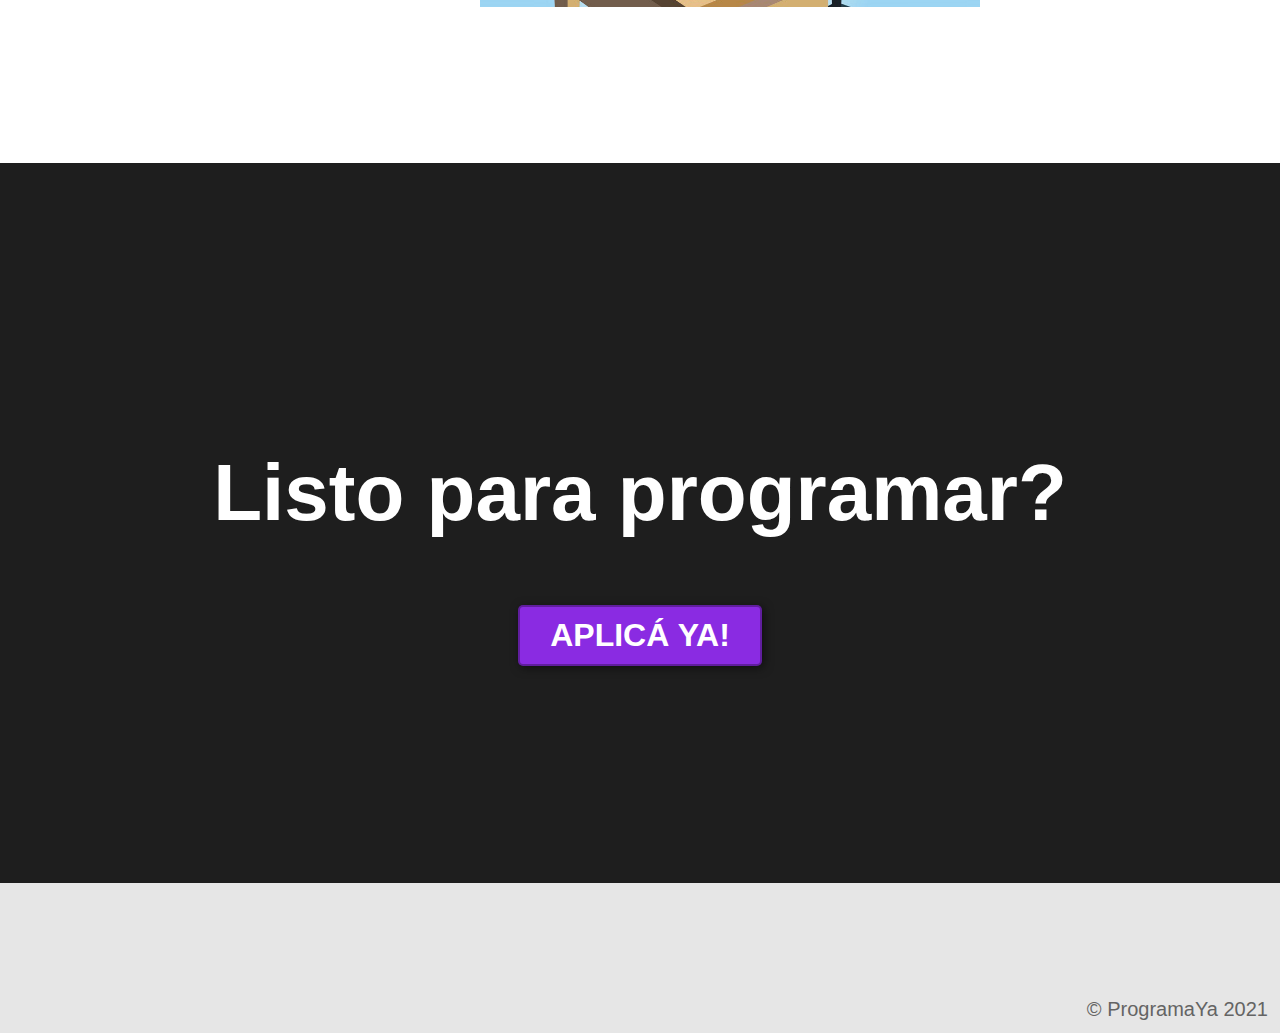
<file: P2/pagina-completa-html-css-master/index.html>
<!DOCTYPE html>
<html lang="en">
<head>
    <title>ProgramaYa!</title>
    <link rel="stylesheet" href="index.css">
</head>
<body>
    <header>
        <div class="container">
            <p class="logo">ProgramaYa!</p>
            <nav>
                <a href="#somos-proya">Quienes Somos</a>
                <a href="#nuestros-programas">Nuestros Programas</a>
                <a href="#caracteristicas">Características</a>
            </nav>
        </div>
    </header>

    <section id="hero">
        <h1>Aprendé a Programar <br>con los Mejores</h1>
        <button>APLICÁ YA!</button>
    </section>

    <section id="somos-proya">
        <div class="container">
            <div class="img-container"></div>
            <div class="texto">

                <h2>Somos <span class="color-acento">ProgramaYa!</span></h2>
                <p>Lorem ipsum dolor sit amet consectetur adipisicing elit. Suscipit veritatis a autem sed dignissimos commodi, voluptas incidunt voluptatibus cum, quia neque nulla consequatur laborum accusamus, perspiciatis odio nemo minus vel!</p>
            </div>
        </div>
    </section>

    <section id="nuestros-programas">
        <div class="container">
            <h2>Nuestros Programas</h2>
            <div class="programas">
                <div class="carta">
                    <h3>Programador Front-end</h3>
                    <p>Lorem ipsum dolor sit amet consectetur adipisicing elit. Nesciunt vero corporis incidunt saepe qui commodi quasi neque veniam quam, aspernatur est beatae maxime animi sed reiciendis mollitia ducimus veritatis repellendus?</p>
                    <button>+ Info</button>
                </div>
                <div class="carta">
                    <h3>Programador Full-Stack</h3>
                    <p>Lorem ipsum dolor sit amet consectetur adipisicing elit. Nesciunt vero corporis incidunt saepe qui commodi quasi neque veniam quam, aspernatur est beatae maxime animi sed reiciendis mollitia ducimus veritatis repellendus?</p>
                    <button>+ Info</button>
                </div>
                <div class="carta">
                    <h3>Programador Python</h3>
                    <p>Lorem ipsum dolor sit amet consectetur adipisicing elit. Nesciunt vero corporis incidunt saepe qui commodi quasi neque veniam quam, aspernatur est beatae maxime animi sed reiciendis mollitia ducimus veritatis repellendus?</p>
                    <button>+ Info</button>
                </div>  
            </div>
        </div>
    </section>

    <section id="caracteristicas">
        <div class="container">
            <ul>
                <li>✔️ 100% online</li>
                <li>✔️ Flexibilidad de horarios</li>
                <li>✔️ Soporte 1:1</li>
                <li>✔️ Asistencia financiera</li>
            </ul>
        </div>
    </section>

    <section id="final">
        <h2>Listo para programar?</h2>
        <button>APLICÁ YA!</button>
    </section>

    <footer>
        <div class="container">
            <p>&copy; ProgramaYa 2021</p>
        </div>
    </footer>
</body>
</html>
</file>
<file: P1/css/styles.css>
.slide img{
    max-height: 100vh;
    object-fit: cover;
}
.cocteles{
    position: relative;
}
.subtitulo{
    position: absolute;
    top: 30px;
    left: 100px;
    font-size: 2rem;
    letter-spacing: 1px;
    font-weight: bold;
    color: yellow;
}

/*.. Modo oscuro ..*/
.dark-mode{
    background-color: #343a40;
    color: #ffffff;
}

.dark-mode .card{
    background-color: grey;
    box-shadow: 0 0 20px white;
}

.dark-mode .btn{
    background-color: black;
    border: none;
    color: white;
    transition: all .5s ease;
}

.dark-mode .btn:hover{
    box-shadow: 0 0 10px white;
    color: yellow;
    transform: scale(1.1);
}

.dark-mode a i{
    color: white;
    transition: all .5s ease;
}

.dark-mode a:hover i{
    color: yellow;
}


@media (min-width: 576px){
    .subtitulo{
        top: 40px;
        left: 120px;
        font-size: 4rem;
    }   
}

@media (min-width: 992px){
    .subtitulo{
        top: 50px;
        left: 200px;
        font-size: 6rem;
    }   
}
</file>
<file: P3/css/estilos.css>
@import url('https://fonts.googleapis.com/css2?family=Poppins:wght@300;400;600;700&display=swap');

:root {
    --padding-container: 100px 0;
    --color-title: #001A49;
}

body {
    font-family: 'Poppins', sans-serif;
}

.container {
    width: 90%;
    max-width: 1200px;
    margin: 0 auto;
    overflow: hidden;
    padding: var(--padding-container);
}

.hero {
    width: 100%;
    height: 100vh;
    min-height: 600px;
    max-height: 800px;
    position: relative;
    display: grid;
    grid-template-rows: 100px 1fr;
    color: #fff;
}

.hero::before {
    content: "";
    position: absolute;
    top: 0;
    left: 0;
    width: 100%;
    height: 100%;
    background-image: linear-gradient(180deg, #0000008c 0%, #0000008c 100%), url('../images/computer.jpg');
    background-size: cover;
    clip-path: polygon(0 0, 100% 0, 100% 80%, 50% 95%, 0 80%);
    z-index: -1;
}


/* Nav */

.nav {
    --padding-container: 0;
    height: 100%;
    display: flex;
    align-items: center;
}

.nav__title {
    font-weight: 300;
}

.nav__link {
    margin-left: auto;
    padding: 0;
    display: grid;
    grid-auto-flow: column;
    grid-auto-columns: max-content;
    gap: 2em;
}

.nav__items {
    list-style: none;
}

.nav__links {
    color: #fff;
    text-decoration: none;
}

.nav__menu {
    margin-left: auto;
    cursor: pointer;
    display: none;
}

.nav__img {
    display: block;
    width: 30px;
}


.nav__close {
    display: var(--show, none);
}


/* Hero container */

.hero__container {
    max-width: 800px;
    --padding-container: 0;
    display: grid;
    grid-auto-rows: max-content;
    align-content: center;
    gap: 1em;
    padding-bottom: 100px;
    text-align: center;
}

.hero__title {
    font-size: 3rem;
}

.hero__paragraph {
    margin-bottom: 20px;
}

.cta {
    display: inline-block;
    background-color: #2091F9;
    justify-self: center;
    color: #fff;
    text-decoration: none;
    padding: 13px 30px;
    border-radius: 32px;
}

/* About */

.about {
    text-align: center;
}

.subtitle {
    color: var(--color-title);
    font-size: 2rem;
    margin-bottom: 25px;
}


.about__paragraph {
    line-height: 1.7;
}

.about__main {
    padding-top: 80px;
    display: grid;
    width: 90%;
    margin: 0 auto;
    gap: 1em;
    overflow: hidden;
    grid-template-columns: repeat(auto-fit, minmax(260px, auto));
}


.about__icons {
    display: grid;
    gap: 1em;
    justify-items: center;
    width: 260px;
    overflow: hidden;
    margin: 0 auto;
}

.about__icon {
    width: 40px;
}

/* Knowledge */

.knowledge {
    background-color: #e5e5f7;
    background-image: radial-gradient(#444cf7 0.5px, transparent 0.5px), radial-gradient(#444cf7 0.5px, #e5e5f7 0.5px);
    background-size: 20px 20px;
    background-position: 0 0, 10px 10px;
    overflow: hidden;
}

.knowledge__container{
    display: grid;
    grid-template-columns: 1fr 1fr;
    gap: 1em;
    align-items: center;
}

.knowledge__picture{
    max-width: 500px;
}

.knowledge__paragraph{
    line-height: 1.7;
    margin-bottom: 15px;
}

.knowledge__img{
    width: 100%;
    display: block;
}

/* price */

.price{
    text-align: center;
}

.price__table{
    padding-top: 60px;
    display: flex;
    flex-wrap: wrap;
    gap: 2.5em;
    justify-content: space-evenly;
    align-items: center;
}

.price__element{
    background-color: #e5e5f7;
    text-align: center;
    border-radius: 10px;
    width: 330px;
    padding: 40px;
    --color-plan: #696871;
    --color-price: #1D293F;
    --bg-cta: #fff;
    --color-cta: #5454D4;
    --color-items: #696871;
}

.price__element--best{
    width: 370px;
    padding: 60px 40px;
    background-color: #FF7143;
    --color-plan: rgb(255 255 255 / 75%);
    --color-price: #fff;
    --bg-cta: #9F3919;
    --color-cta: #FFF;
    --color-items: #fff;
}


.price__name{
    color: var(--color-plan);
    margin-bottom: 15px;
    font-weight: 300;
}

.price__price{
    font-size: 2.5rem;
    color: var(--color-price);
}

.price__items{
    margin-top: 35px;
    display: grid;
    gap: 1em;
    font-weight: 300;
    font-size: 1.2rem;
    margin-bottom: 50px;
    color: var(--color-items);
}

.price__cta{
    display: block;
    padding: 20px 0;
    border-radius: 10px;
    text-decoration: none;
    background-color: var(--bg-cta);
    font-weight: 600;
    color: var(--color-cta);
    box-shadow: 0 0 1px rgba(0, 0, 0, .5);
}

/* Testimony */

.testimony{
    background-color: #e5e5f7;
}

.testimony__container{
    display: grid;
    grid-template-columns: 50px 1fr 50px;
    gap: 1em;
    align-items: center;
}

.testimony__body{
    display: grid;
    grid-template-columns: 1fr max-content;
    justify-content: space-between;
    align-items: center;
    gap: 2em;
    grid-column: 2/3;
    grid-row: 1/2;
    opacity: 0;
    pointer-events: none;
}


.testimony__body--show{
    pointer-events: unset;
    opacity: 1;
    transition: opacity 1.5s ease-in-out;
}

.testimony__img{
    width: 250px;
    height: 250px;
    border-radius: 50%;
    object-fit: cover;
    object-position: 50% 30%;
}

.testimony__texts{
    max-width: 700px;
}

.testimony__course{
    background-color: royalblue;
    color: #fff;
    display: inline-block;
    padding: 5px;
}

.testimony__arrow{
    width: 90%;
    cursor: pointer;
}

/* Questions */

.questions{
    text-align: center;
}

.questions__container{
    display: grid;
    gap: 2em;
    padding-top: 50px;
    padding-bottom: 100px;
}

.questions__padding{
    padding: 0;
    transition: padding .3s;
    border: 1px solid #5454D4;
    border-radius: 6px;
}

.questions__padding--add{
    padding-bottom: 30px;
}

.questions__answer{
    padding: 0 30px 0;
    overflow: hidden;
}

.questions__title{
    text-align: left;
    display: flex;
    font-size: 20px;
    padding: 30px 0 30px;
    cursor: pointer;
    color: var(--color-title);
    justify-content: space-between;
}

.questions__arrow{
    border-radius: 50%;
    background-color: var(--color-title);
    width: 25px;
    height: 25px;
    display: flex;
    justify-content: center;
    align-items: center;
    align-self: flex-end;
    margin-left: 10px;
    transition:  transform .3s;
}

.questions__arrow--rotate{
    transform: rotate(180deg);
}

.questions__show{
    text-align: left;
    height: 0;
    transition: height .3s;
}

.questions__img{
    display: block;
}

.questions__copy{
    width: 60%;
    margin: 0 auto;
    margin-bottom: 30px;
}

/* Footer */

.footer{
    background-color: #1D293F;
}

.footer__title{
    font-weight: 300;
    font-size: 2rem;
    margin-bottom: 30px;
}

.footer__title, .footer__newsletter{
    color: #fff;
}


.footer__container{
    display: flex;
    justify-content: space-between;
    align-items: center;
    border-bottom: 1px solid #fff;
    padding-bottom: 60px;
}

.nav--footer{
    padding-bottom: 20px;
    display: grid;
    gap: 1em;
    grid-auto-flow: row;
    height: 100%;
}

.nav__link--footer{
    display: flex;
    margin: 0;
    margin-right: 20px;
    flex-wrap: wrap;
}

.footer__inputs{
    margin-top: 10px;
    display: flex;
    overflow: hidden;
}

.footer__input{
    background-color: #fff;
    height: 50px;
    display: block;
    padding-left: 10px;
    border-radius: 6px;
    font-size: 1rem;
    outline: none;
    border: none;
    margin-right: 16px;
}

.footer__submit{
    margin-left: auto;
    display: inline-block;
    height: 50px;
    padding: 0 20px ;
    background-color: #2091F9;
    border: none;
    font-size: 1rem;
    color: #fff;
    border-radius: 6px;
    cursor: pointer;
}

.footer__copy{
    --padding-container: 30px 0;
    text-align: center;
    color: #fff;
}

.footer__copyright{
    font-weight: 300;
}

.footer__icons{
    margin-bottom: 10px;
}

.footer__img{
    width: 30px;
}

/* Media queries */

@media (max-width:800px){
    .nav__menu{
        display: block;
    }

    .nav__link--menu{
        position: fixed;
        background-color: #000;
        top: 0;
        left: 0;
        height: 100%;
        width: 100%;
        display: flex;
        flex-direction: column;
        justify-content: space-evenly;
        align-items: center;
        z-index: 100;
        opacity: 0;
        pointer-events: none;
        transition: .7s opacity;
    }

    .nav__link--show{
        --show: block;
        opacity:1 ;
        pointer-events: unset;
    }

    .nav__close{
        position: absolute;
        top: 30px;
        right: 30px;
        width: 30px;
        cursor: pointer;
    }

    .hero__title{
        font-size: 2.5rem;
    }


    .about__main{
        gap: 2em;
    }

    .about__icons:last-of-type{
        grid-column: 1/-1;
    }


    .knowledge__container{
        grid-template-columns: 1fr;
        grid-template-rows: max-content 1fr;
        gap: 3em;
        text-align: center;
    }

    .knowledge__picture{
        grid-row: 1/2;
        justify-self: center;
    }

    .testimony__container{
        grid-template-columns: 30px 1fr 30px;
    }

    .testimony__body{
        grid-template-columns: 1fr;
        grid-template-rows: max-content max-content;
        gap: 3em;
        justify-items:center ;
    }


    .testimony__img{
        width: 200px;
        height: 200px;
        
    }

    .questions__copy{
        width: 100%;
    }

    .footer__container{
        flex-wrap: wrap;
    }

    .nav--footer{
        width: 100%;
        justify-items: center;
    }

    .nav__link--footer{
        width: 100%;
        justify-content: space-evenly;
        margin: 0;
    }

    .footer__form{
        width: 100%;
        justify-content: space-evenly;
    }

    .footer__input{
        flex: 1;
    }

}

@media (max-width:600px){
    .hero__title{
        font-size: 2rem;
    }

    .hero__paragraph{
        font-size: 1rem;
    }

    .subtitle{
        font-size: 1.8rem;
    }

    .price__element{
        width: 90%;
    }

    .price__element--best{
        width: 90%;
        /* padding: 40px; */
    }

    .price__price{
        font-size: 2rem;
    }

    .testimony{
        --padding-container: 60px 0;
    }

    .testimony__container{
        grid-template-columns: 28px 1fr 28px;
        gap: .9em;
    }

    .testimony__arrow{
        width: 100%;
    }

    .testimony__course{
        margin-top: 15px;
    }

    .questions__title{
        font-size: 1rem;
    }

    .footer__title{
        justify-self: start;
        margin-bottom: 15px;
    }

    .nav--footer{
        padding-bottom: 60px;
    }

    .nav__link--footer{
        justify-content: space-between;
    }

    .footer__inputs{
        flex-wrap: wrap;
    }

    .footer__input{
        flex-basis: 100%;
        margin: 0;
        margin-bottom: 16px;
    }

    .footer__submit{
        margin-right: auto;
        margin-left: 0;
        

        /* 
        margin:0;
        width: 100%;
        */
    }
}
</file>
<file: P4/css/style.css>
@import url('https://fonts.googleapis.com/css2?family=Inter:wght@300;400;700&display=swap');

:root{
    --color-primary: #444CF7;
    --color-title: #000;
    --align-title: left;
    --padding-container: 100px 0;
    --width-container: 90%;
    --max-width-container: 1200px;
    --color-btn: #444CF7;
    --text-btn: #fff;
    --padding-btn: 20px 35px;
    --height-shape:18em;
}


body{
    font-family: 'Inter', sans-serif;
    background-color: #E5E5F7;
    opacity: 1;
    background-image:  radial-gradient(#444CF7 0.7000000000000001px, transparent 0.7000000000000001px), radial-gradient(#444CF7 0.7000000000000001px, #E5E5F7 0.7000000000000001px);
    background-size: 28px 28px;
    background-position: 0 0,14px 14px;
}

.container{
    width: 90%;
    max-width: var(--max-width-container);
    padding: var(--padding-container);
    margin: 0 auto;
    overflow: hidden;
}

.hero{
    height: 100vh;
    min-height: 500px;
    position: relative;
    --padding-container: 0;
}

.hero::after{
    content: "";
    display: block;
    position: absolute;
    height: var(--height-shape);
    width: 100%;
    bottom: 0;
    left: 0;
    background: #fff;
    z-index: -1;
    clip-path: polygon(0 100%, 100% 100%, 100% 0);

}

.hero__container{
    display: grid;
    height: 100%;
    grid-template-columns: 3fr 2fr;
    place-items: center;
    gap: 20px;
}

.hero__title{
    font-size: 4rem;
}

.hero__copy{
    font-size: 1.2rem;
    margin: 25px 0;
}

.hero__cta{
    display: inline-block;
    background: var(--color-btn);
    color: #fff;
    padding: var(--padding-btn);
    text-align: center;
    text-decoration: none;
}

.hero__img{
    width: 95%;
}

/* Main */

.main{
    background: #fff;
}

.title{
    font-size: 2.5rem;
    text-align: var(--align-title);
    color: var(--color-title);
}

.title--border::after{
    content: "";
    display: block;
    width: 100px;
    margin-top: 20px;
    height: 4px;
    background-color: var(--color-primary);
}


.cta{
    display: inline-block;
    background: var(--color-btn);
    color: var(--text-btn);
    padding: var(--padding-btn);
    text-align: center;
    text-decoration: none;
}


/* Instrcutor */

.instructor{
    text-align: center;
    border-bottom: 2px solid #ccc;
    --padding-container: 30px 0 60px;
}

.instructor__container{
    width: 70%;
    margin: 0 auto;
}

.instructor__name{
    margin: 20px 0;
}

.instructor__tag{
    font-weight: 700;
    color: var(--color-primary);
    margin-bottom: 20px;
}

.instructor__paragraph{
    text-align: left;
    line-height: 1.5;
    font-style: italic;
    color: #615a5a;
}

.instructor__img{
    width: 150px;
    height: 150px;
    border-radius: 50%;
    object-fit: cover;
    object-position: top;
}

/* about */

.about{
    display: grid;
    grid-template-columns: 5fr 4fr;
    place-items: center;
}

.about__course{
    width: 90%;
}

.about__paragraph{
    margin: 20px 0;
    line-height: 1.5;
    font-weight: 300;
}

.about__picture{
    text-align: center;
}

.about__img{
    width: 95%;
}

/* Card */

.card{
    background: #f2f2f2;
}

.card__copy{
    margin-top: 20px;
}

.card__container{
    width: 99%;
    margin: 0 auto;
    margin-top: 60px;
    display: grid;
    grid-template-columns: repeat(3,1fr);
    grid-template-rows: repeat(4,1fr);
    gap: 20px;
    grid-template-areas: 
    ".      card1   .    "
    "card2  card1   card3"
    "card2  card4   card3"
    ".      card4   .   ";
}

.card__item{
    padding: 20px;
    background: #fff;
    border-top: 5px solid #667eea;
    box-shadow: 0 0 3px rgba(0, 0, 0, .5);
    display: flex;
    flex-direction: column;
    align-items: center;
}

.card__img{
    background: var(--color-primary);
    margin-top: 20px;
    width: 80px;
    height: 80px;
    border-radius: 50%;
    display: flex;
    justify-content: center;
    align-items: center;
}

.card__title{
    margin: 20px 0;
    font-size: 1.5rem;
}

.card__paragraph{
    font-weight: 300;
    margin-bottom: 20px;
}

.card__item:nth-last-of-type(1){
    grid-area: card1;
}

.card__item:nth-last-of-type(2){
    grid-area: card2;
}

.card__item:nth-last-of-type(3){
    grid-area: card3;
}

.card__item:nth-last-of-type(4){
    grid-area: card4;
}

/* course */

.course{
    --color-title: #fff;
    --color-btn: #fff;
    --text-btn: #444cf7;
    color: var(--color-title);
    display: grid;
    grid-template-columns: repeat(5, 1fr);
    grid-template-rows: repeat(5, 1fr);
    /* align-items: center; */
}

.course__about{
    z-index: 100;
    align-self: center;
    width: 97%;
    margin: 0 auto;
    padding: 30px;
    box-shadow: 0 0 6px rgba(0, 0, 0, .5);
    background: var(--color-primary);
    grid-column: 1/4;
    grid-row: 2/-2;
}

.course__picture{
  
    margin:0;
    grid-column: 3/-1;
    grid-row: 1/-1;
}

.course__img{
    width: 100%;
    height: 100%;
    object-fit: cover;
}

.course__picture--right{
    grid-column: 1/4;
}

.course__about--left{
    grid-column: 3/-1;
}

/* Footer */

.footer{
    position: relative;
    --padding-container: 160px 0 50px ;

}


.footer::before{
    content: "";
    position: absolute;
    width: 100%;
    height: 100px;
    background: #fff;
    top: 0;
    left: 0;
    clip-path: polygon(0 0, 100% 0, 50% 100%);

}

.footer__contact{
    display: grid;
    grid-template-columns: repeat(2, 1fr);
    gap: 20px;
    place-items: center;
    margin-bottom: 30px;
}

.footer__copy{
    margin: 20px 0;
    font-weight: 300;
}

.footer__social{
    display: flex;
    padding-top: 30px;
    flex-wrap: wrap;
}

.footer__link{
    width: 60px;
    height: 60px;
    border: 1px solid #000;
    border-radius: 50%;
    margin-right: 20px;
    margin-bottom: 20px;
    display: flex;
    justify-content: center;
    align-items: center;
}

.footer__icon{
    width: 30px;
}


.footer__picture{
    margin: 0;
}

.footer__img{
    width: 100%;
}

.footer__copyright{
    padding-top: 30px;
    border-top: 2px solid #918484;
    text-align: center;
}

.footer__copyright::after{
    content: " hola@alexcgdesign.com";
}

@media screen and (max-width:768px){
    :root{
        --height-shape:14em;
    }

    /* Agregue un height auto, porque no habia espacio disponible
    para la imagen y los elementos */
    .hero{
        min-height: 100vh;
        height: auto;
    }

     /* La primera fila tendrá una fila, definida por el 
     tamaño de su contenido "max-content" */

    .hero__container{
        --padding-container: 60px 0;
        grid-template-columns: 1fr;
        grid-template-rows: max-content 1fr;
    }

     /* Quite el height y limite el width de la imagen */
    .hero__img{
        order: -1;
        max-width: 300px;
    }

    .hero__title{
        font-size: 3.8rem;
    }

    /* About */

    .about{
        grid-template-columns: 1fr;
        grid-template-rows: max-content 1fr;
        gap: 80px;
    }

    .about__course{
        width: 100%;
    }

    .about__picture{
        order: -1;
    }

    .about__img{
        width: 100%;
    }

    /* Card */

    .card__container{
        grid-template-columns: repeat(2,1fr);
        grid-template-rows: repeat(5,1fr);
        gap: 15px;
        grid-template-areas: 
        "card1      ."
        "card1  card2"
        "card3  card2"
        "card3  card4"
        ".      card4";
    }


    /* Course */

    .course{
        grid-template-columns: repeat(6,1fr);
    }

    .course__about{
        grid-column: 1/6;
    }

    .course__about--left{
        grid-column: 2/-1;
    }

    .course__picture{
        grid-column: 2/-1;
    }

    .course__picture--right{
        grid-column: 1/6;
    }

    .footer__contact{
        grid-template-columns: 1fr;
    }

    .footer__texts{
        order: 1;
        --align-title: center;
    }

    .footer__social{
        justify-content: space-evenly;
    }
}

@media screen and (max-width: 500px){
    :root{
        --padding-btn: 20px 0;
    }


    .hero__container{
        --padding-container: 45px 0;
    }

    .hero__texts{
        text-align: center;
    }

    .hero__title{
        font-size: 3rem;
    }

    .hero__cta{
        display: block;
        width: 90%;
        margin: 0 auto;
    }

    .title{
        font-size: 2rem;
    }

    .cta{
        display: block;
    }

    /* Instructor */

    .instructor{
        --padding-container: 60px 0;
    }

    .instructor__container{
        width: 90%;
    }

    /* About */

    .about{
        gap: 40px;
    }

    .about__course{
        width: 100%;
    }

    /* Card */

    .card__container{
        width: 97%;
        grid-template-columns: 1fr;
        grid-template-rows: repeat(4,1fr);
        grid-template-areas: 
        "card1"
        "card2"
        "card3"
        "card4";
    }

    /* Course */

    .course{
        grid-template-columns: 1fr;
        --padding-container: 80px 0 30px;
    }

    .course--modifier{
        --padding-container:0 0 80px;
    }

    .course__about{
        padding: 20px 20px;
        width: 95%;
        grid-column: 1/-1;
        grid-row: 1/-1;
    }

    .course__picture{
        display: none;
    }
    

}
</file>
<file: P2/pagina-completa-html-css-master/index.css>
*{
    box-sizing: border-box;
}

html{
    scroll-behavior: smooth;
}

body{
    font-family: 'Roboto', sans-serif;
    margin: 0;
}

h1{ font-size: 3.5em;}
h2{ font-size: 2.7em;}
h3{ font-size: 2em;}
p{ font-size: 1.25em;}
ul{ list-style: none;}
li{ font-size: 1.25em;}

button{
    font-size: 1.25em;
    font-weight: bold;
    padding: 10px 30px;
    border-radius: 5px;
    border: 2px solid rgba(0,0,0,0.3);
    box-shadow: 2px 2px 10px rgba(0,0,0,0.5);
    color: white;
    background-color: blueviolet;
}

button:hover{
    background-color: rgb(101, 33, 165);
}

.container{
    max-width: 1400px;
    margin: auto;
}

.color-acento{ color:blueviolet; }

header{
    background-color: rgb(245,245,245);
    
}

header .logo{
    margin: 0;
    padding: 25px 30px;
    font-weight: bold;
    color: blueviolet;
    font-size: 1.6em;
}

header .container{
    display: flex;
    flex-direction: column;
    align-items: center;
}

header nav{
    display: flex;
    flex-direction: column;
    text-align: center;
    padding-bottom: 25px;
}

header a{
    padding: 5px 12px;
    text-decoration: none;
    font-weight: bold;
    color: black;
}

header a:hover{
    color: blueviolet;
}

#hero{
    display: flex;
    align-items: center;
    justify-content: center;
    text-align: center;
    flex-direction: column;
    height: 90vh;
    background-image: linear-gradient(
        0deg,
        rgba(0,0,0,0.5),
        rgba(0,0,0,0.5)
    )
    ,url("media/hero.jpg");
    background-repeat: no-repeat;
    background-size: cover;
    background-position: center center;
}

#hero h1{
    color: white;
}

#hero button{
    font-size: 1.75em;
}

#somos-proya .container{
    text-align: center;
    padding: 200px 12px;
}

#nuestros-programas{
    background-color: rgb(30,30,30);
    color: white;
    text-align: center;
}

#nuestros-programas .container{
    padding: 150px 12px;
}

#nuestros-programas h2{
    margin-top: 0;
    font-size: 3.2em;
}

#nuestros-programas p{
    display: none;
}

#nuestros-programas .carta{
    background-position: center center;
    background-size: cover;
    padding: 50px 0px;
    margin: 30px;
    border-radius: 15px;
}

.carta:first-child{
    background-image: linear-gradient(
        0deg,
        rgba(0,0,0,0.5),
        rgba(0,0,0,0.5)
    )
    ,url("media/front-end.jpg");

}

.carta:nth-child(2){
    background-image: linear-gradient(
        0deg,
        rgba(0,0,0,0.5),
        rgba(0,0,0,0.5)
    )
    ,url("media/full-stack.jpg");
}

.carta:nth-child(3){
    background-image: linear-gradient(
        0deg,
        rgba(0,0,0,0.5),
        rgba(0,0,0,0.5)
    )
    ,url("media/python.jpg");

}

#caracteristicas .container{
    text-align: center;
    padding: 250px 12px;
}

#caracteristicas li{
    margin: 16px 0px;
    font-weight: bold;
}

#final{
    display: flex;
    flex-direction: column;
    justify-content: center;
    align-items: center;
    text-align: center;
    background-color: rgb(30,30,30);
    color: white;
    height: 80vh;
}

#final h2{
    font-size: 9vw;
}

#final button{
    font-size: 5vw;
}

footer{
    background-color: rgb(230,230,230);
}

footer p{
    margin: 0;
    padding: 12px;
    color: rgb(100,100,100);
}

footer .container{
    height: 150px;
    display: flex;
    justify-content: center;
    align-items: flex-end;
}

@media (min-width: 850px){
    header{
        position: fixed;
        width: 100%;
    }

    header .container{
        flex-direction: row;
        justify-content: space-between;
    }

    header nav{
        flex-direction: row;
        padding-bottom: 0;
        padding-right: 20px;
    }

    #hero h1{
        font-size: 5em;
    }

    #somos-proya .container{
        display: flex;
        justify-content: space-evenly;
    }

    #somos-proya .texto{
        width: 50%;
        max-width: 600px;
        text-align: initial;
        padding-left: 30px;
        display: flex;
        flex-direction: column;
        justify-content: center;
    }

    #somos-proya h2{
        margin-top: 0px;
    }

    #somos-proya .img-container{
        background-image: url("media/somos-proya.jpg");
        background-size: cover;
        background-position: center center;
        height: 500px;
        width: 400px; 
    }

    #nuestros-programas .programas{
        display: flex;
        justify-content: center;
    }

    #nuestros-programas p{
        display: block;
        margin-bottom: 30px;
    }

    #nuestros-programas h2{
        font-size: 4em;
    }

    #nuestros-programas h3{
        margin-top: 0;
    }

    #nuestros-programas .carta{
        padding: 50px;
        background-size: 100% 150px;
        background-repeat: no-repeat;
        background-position-y: 0;
        background-color: rgba(50, 50, 50, 1);
        box-shadow: 2px 2px 10px rgba(0,0,0,0.5);
    }

    .carta:first-child{
        background-image: linear-gradient(
            0deg,
            rgba(0,0,0,0.5),
            rgba(0,0,0,0.5)
        )
        ,url("media/front-end-cropped.jpg");

    }

    .carta:nth-child(2){
        background-image: linear-gradient(
            0deg,
            rgba(0,0,0,0.5),
            rgba(0,0,0,0.5)
        )
        ,url("media/full-stack-cropped.jpg");
    }

    .carta:nth-child(3){
        background-image: linear-gradient(
            0deg,
            rgba(0,0,0,0.5),
            rgba(0,0,0,0.5)
        )
        ,url("media/python-cropped.jpg");

    }

    #caracteristicas{
        background-image: url("media/background-2.jpeg");
        background-repeat: no-repeat;
        background-size: 500px 400px;
        background-position: calc(100vw - 500px) 120px;
    }

    #caracteristicas .container{
        text-align: initial;
    }

    #caracteristicas ul{
        margin-left: 100px;
    }

    #final h2{
        font-size: 5em;
    }

    #final button{
        font-size: 2em;
    }

    footer .container{
        justify-content: flex-end;
    }
}

@media (min-width: 1200px) {
    #caracteristicas{
        background-position-x: calc(100vw - 800px);
    }
}
</file>
